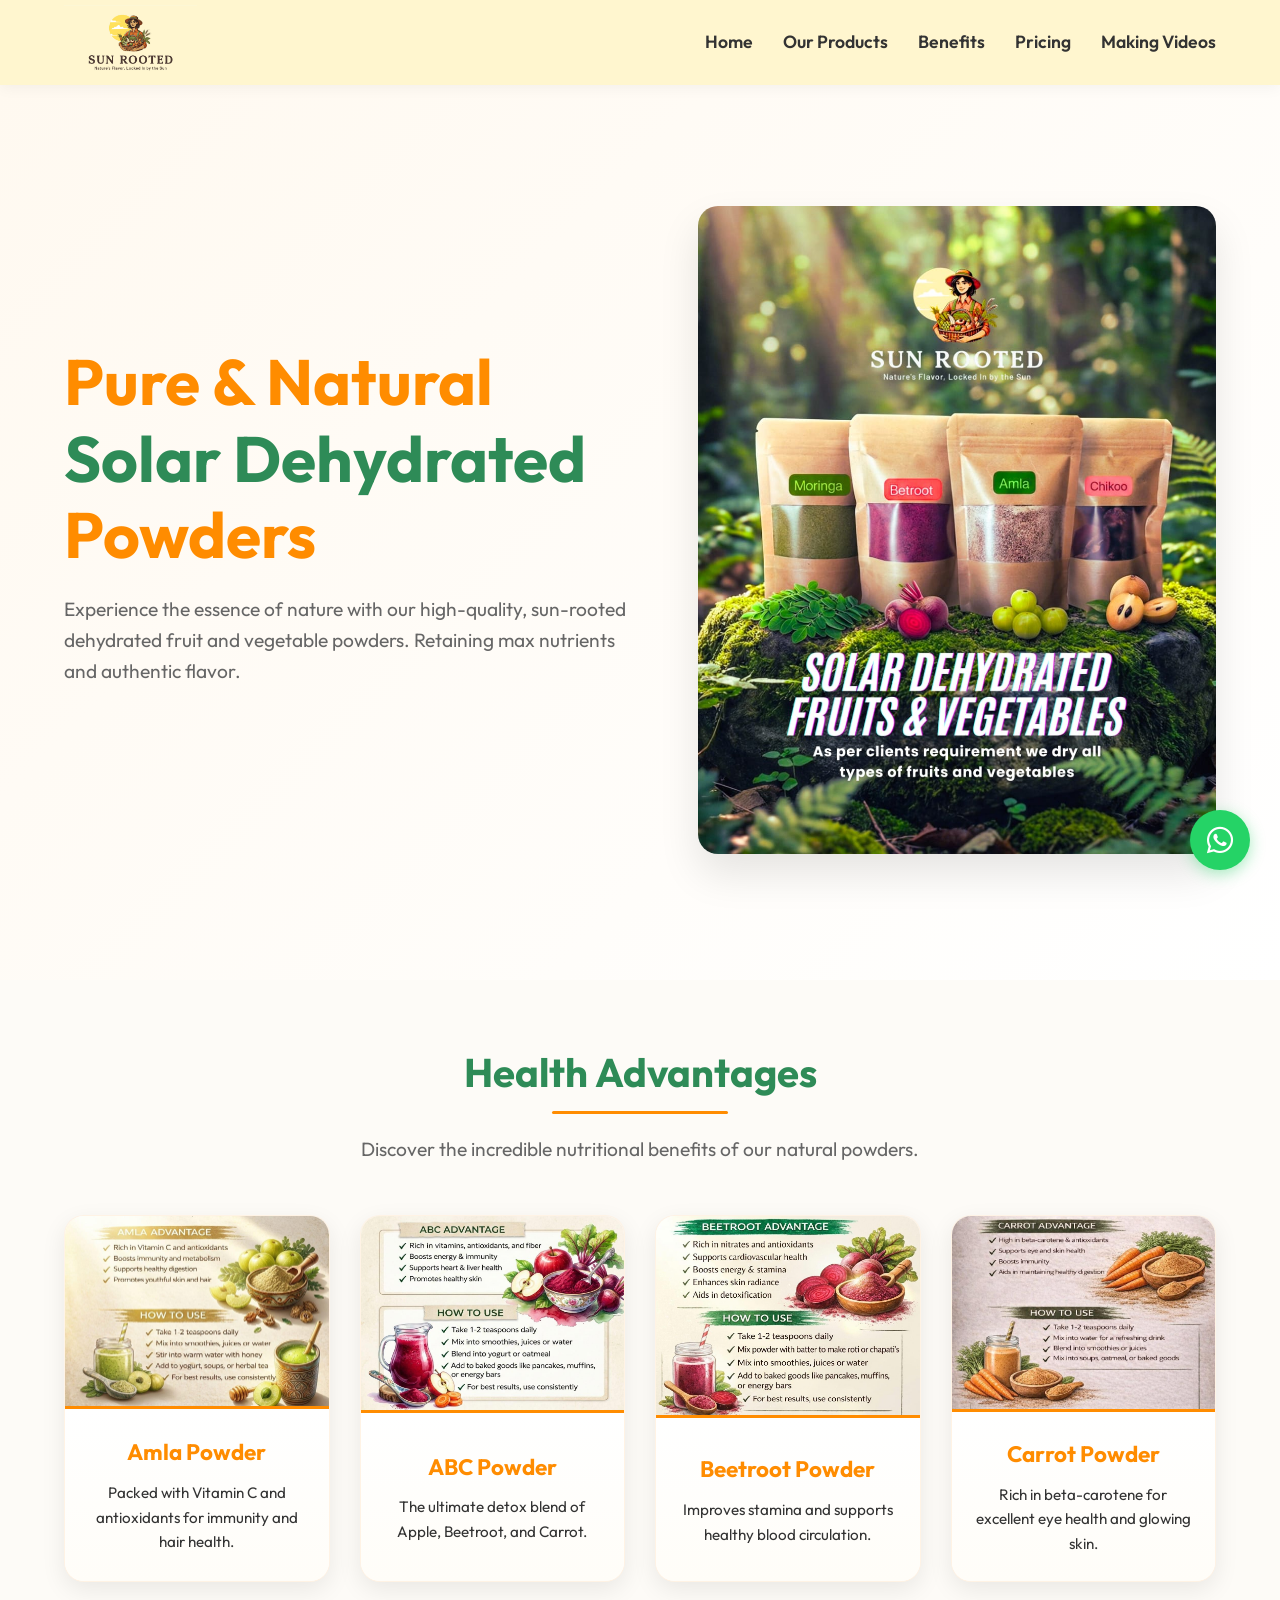
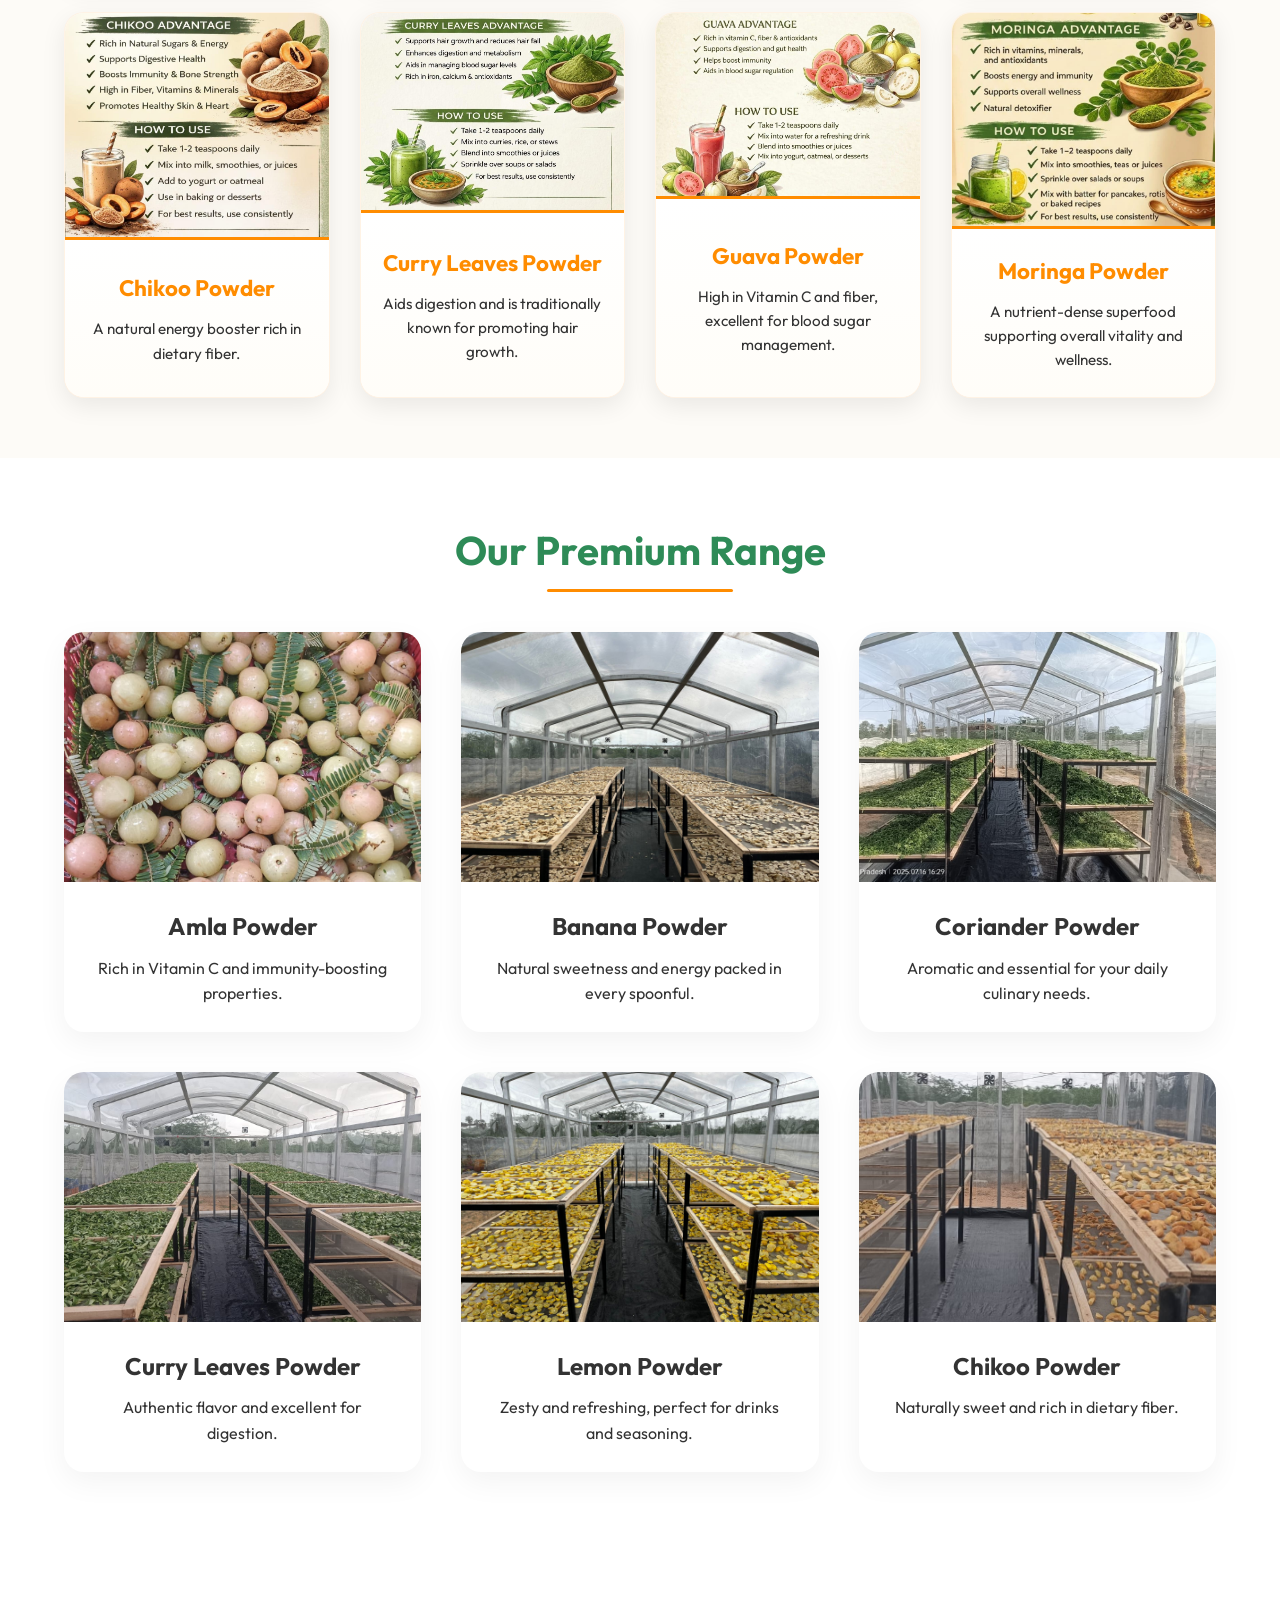
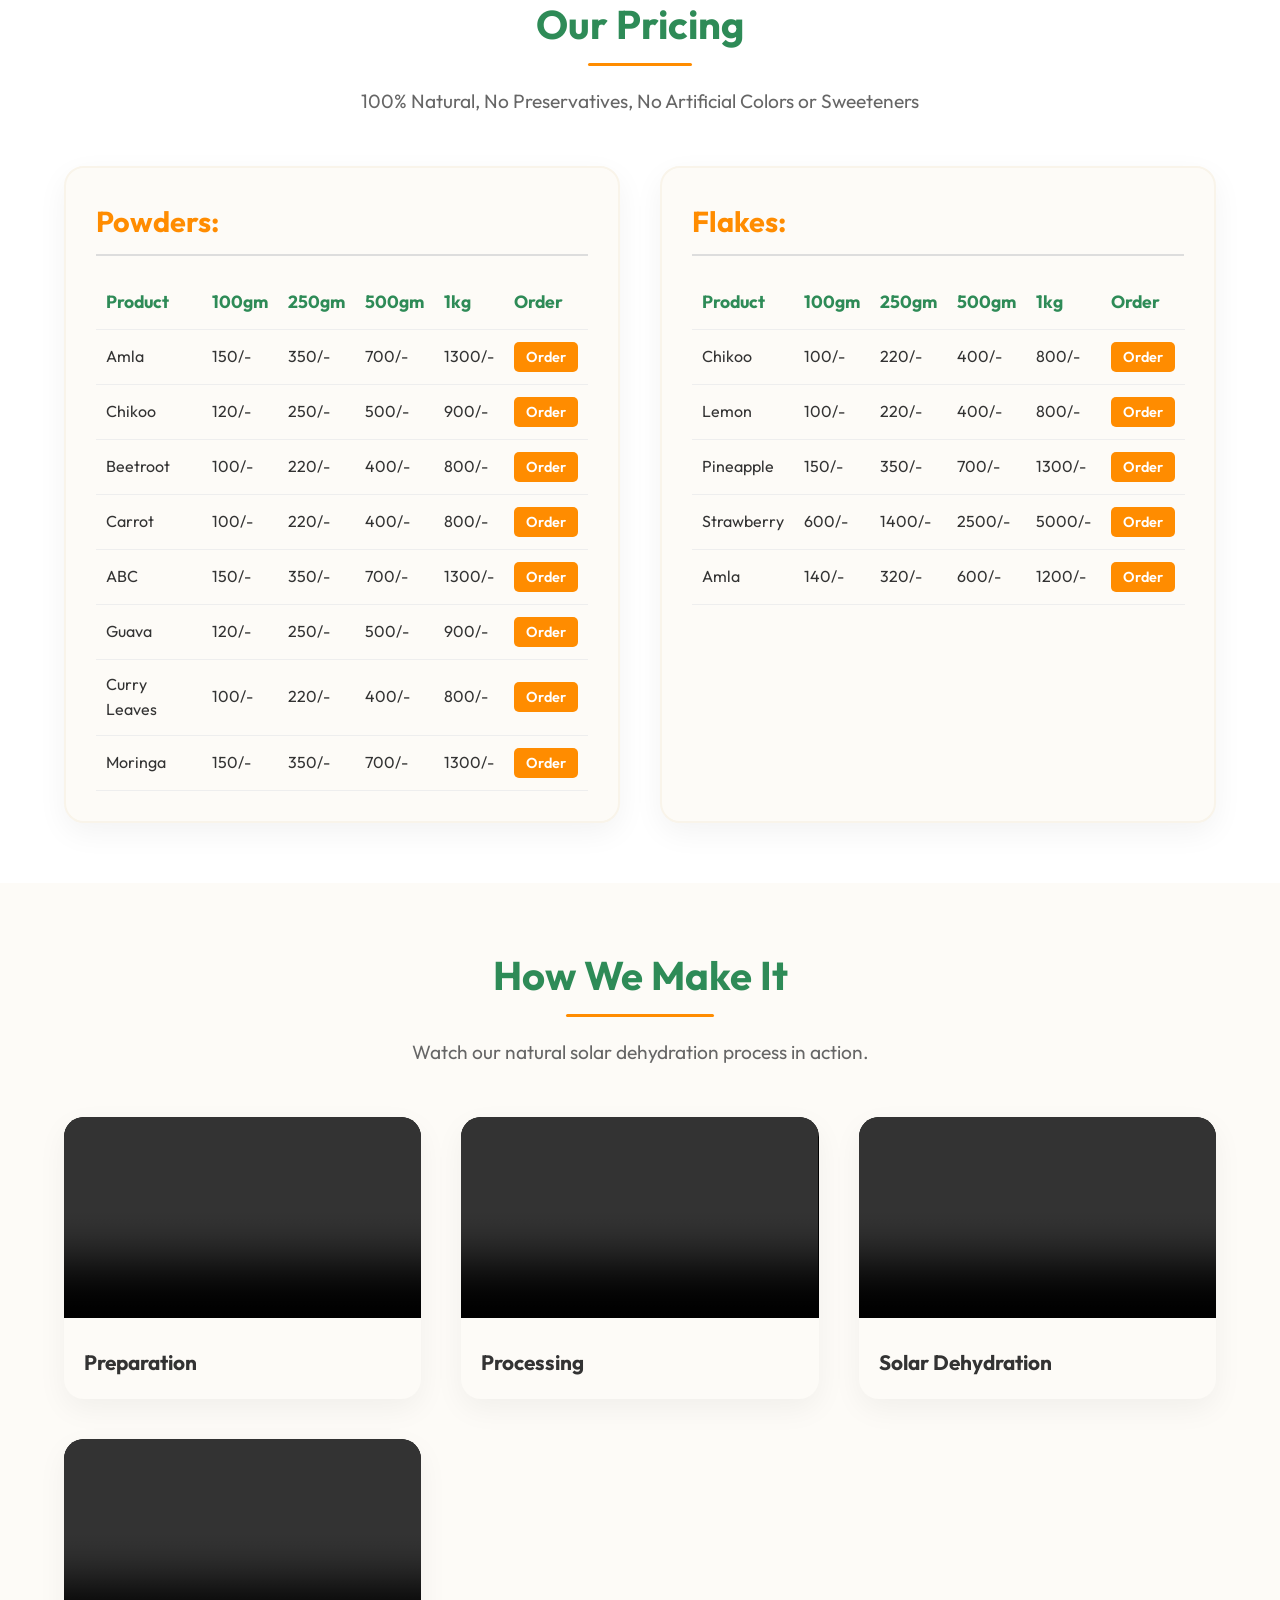
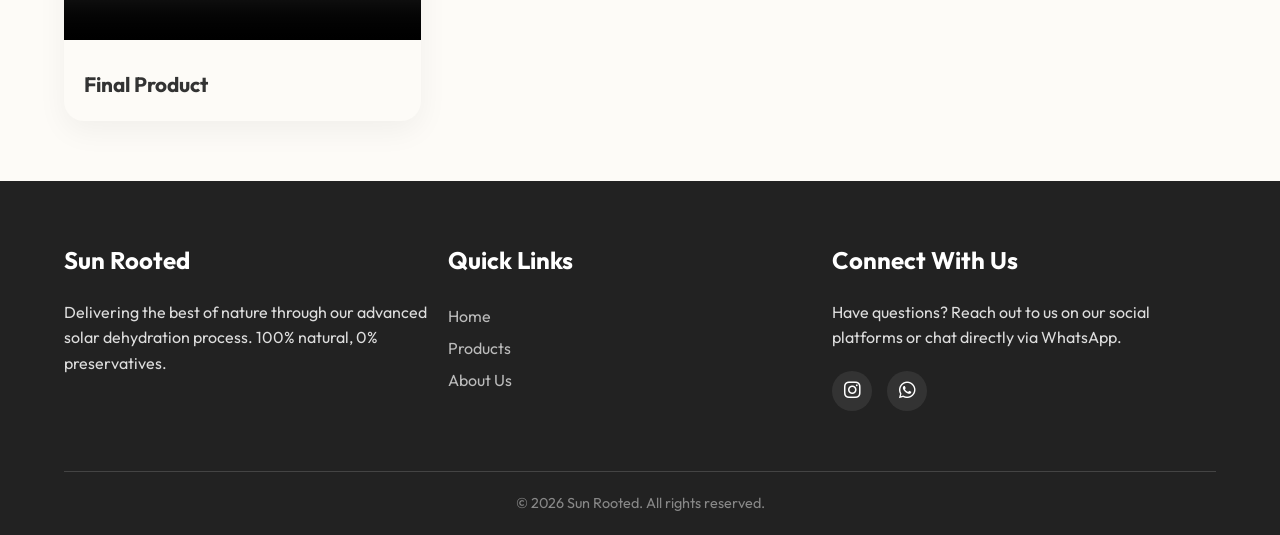
<file: index.html>
<!DOCTYPE html>
<html lang="en">

<head>
    <meta charset="UTF-8">
    <meta name="viewport" content="width=device-width, initial-scale=1.0">
    <title>Sun Rooted - Solar Dehydrated Products</title>
    <!-- Font Awesome for Icons -->
    <link rel="stylesheet" href="https://cdnjs.cloudflare.com/ajax/libs/font-awesome/6.4.0/css/all.min.css">
    <!-- Custom CSS -->
    <link rel="stylesheet" href="styles.css">
    <link rel="icon" type="image/png" href="soloarLogo.png">
</head>

<body>

    <!-- Header / Navbar -->
    <header>
        <nav class="navbar">
            <div class="logo-container">
                <!-- Embedding the PDF logo. For production, converting this to PNG/SVG is recommended. -->
                <img src="sun.jpg">
            </div>
            <div class="menu-toggle">
                <i class="fas fa-bars"></i>
            </div>
            <ul class="nav-links">
                <li><a href="#home">Home</a></li>
                <li><a href="#products">Our Products</a></li>
                <li><a href="#advantages">Benefits</a></li>
                <!-- <li><a href="#about">About Us</a></li> -->
                <li><a href="#pricing">Pricing</a></li>
                <li><a href="#videos">Making Videos</a></li>
            </ul>
        </nav>
    </header>

    <!-- Hero Section -->
    <section id="home" class="hero">
        <div class="hero-content">
            <h1>Pure & Natural <span>Solar Dehydrated</span> Powders</h1>
            <p>Experience the essence of nature with our high-quality, sun-rooted dehydrated fruit and vegetable
                powders. Retaining max nutrients and authentic flavor.</p>
            <!-- <a href="#products" class="btn btn-primary">Explore Products</a> -->
        </div>
        <div class="hero-image">
            <img src="Sun Rooted _ Marketing image_Powder.jpg" alt="Sun Rooted Powders">
        </div>
    </section>
       <!-- Product Advantages Section -->
    <section id="advantages" class="advantages-section">
        <h2>Health Advantages</h2>
        <p>Discover the incredible nutritional benefits of our natural powders.</p>
        <div class="advantages-grid">
            <div class="advantage-card">
                <img src="Amla_advantage.jpg" alt="Amla Powder Advantages">
                <div class="advantage-info">
                    <h3>Amla Powder</h3>
                    <p>Packed with Vitamin C and antioxidants for immunity and hair health.</p>
                </div>
            </div>
            <div class="advantage-card">
                <img src="ABC_Advantage.jpg" alt="ABC Powder Advantages">
                <div class="advantage-info">
                    <h3>ABC Powder</h3>
                    <p>The ultimate detox blend of Apple, Beetroot, and Carrot.</p>
                </div>
            </div>
            <div class="advantage-card">
                <img src="Beetroot_Advantage.jpg" alt="Beetroot Powder Advantages">
                <div class="advantage-info">
                    <h3>Beetroot Powder</h3>
                    <p>Improves stamina and supports healthy blood circulation.</p>
                </div>
            </div>
            <div class="advantage-card">
                <img src="carrot_advantage.jpg" alt="Carrot Powder Advantages">
                <div class="advantage-info">
                    <h3>Carrot Powder</h3>
                    <p>Rich in beta-carotene for excellent eye health and glowing skin.</p>
                </div>
            </div>
            <div class="advantage-card">
                <img src="chiko_advantage.jpg" alt="Chikoo Powder Advantages">
                <div class="advantage-info">
                    <h3>Chikoo Powder</h3>
                    <p>A natural energy booster rich in dietary fiber.</p>
                </div>
            </div>
            <div class="advantage-card">
                <img src="Curry_leaves_advantage.jpg" alt="Curry Leaves Powder Advantages">
                <div class="advantage-info">
                    <h3>Curry Leaves Powder</h3>
                    <p>Aids digestion and is traditionally known for promoting hair growth.</p>
                </div>
            </div>
            <div class="advantage-card">
                <img src="Guava_advantage.jpg" alt="Guava Powder Advantages">
                <div class="advantage-info">
                    <h3>Guava Powder</h3>
                    <p>High in Vitamin C and fiber, excellent for blood sugar management.</p>
                </div>
            </div>
            <div class="advantage-card">
                <img src="moginga_advantages.jpg" alt="Moringa Powder Advantages">
                <div class="advantage-info">
                    <h3>Moringa Powder</h3>
                    <p>A nutrient-dense superfood supporting overall vitality and wellness.</p>
                </div>
            </div>
        </div>
    </section>

    <!-- Products Gallery -->
    <section id="products" class="products">
        <h2>Our Premium Range</h2>
        <div class="product-grid">
            <div class="product-card">
                <div class="product-img"><img src="Amla.jpeg" alt="Amla Powder"></div>
                <div class="product-info">
                    <h3>Amla Powder</h3>
                    <p>Rich in Vitamin C and immunity-boosting properties.</p>
                </div>
            </div>
            <div class="product-card">
                <div class="product-img"><img src="Banana1.jpg" alt="Banana Powder"></div>
                <div class="product-info">
                    <h3>Banana Powder</h3>
                    <p>Natural sweetness and energy packed in every spoonful.</p>
                </div>
            </div>
            <div class="product-card">
                <div class="product-img"><img src="Corriander1.jpeg" alt="Coriander Powder"></div>
                <div class="product-info">
                    <h3>Coriander Powder</h3>
                    <p>Aromatic and essential for your daily culinary needs.</p>
                </div>
            </div>
            <div class="product-card">
                <div class="product-img"><img src="Curryleaves1.jpeg" alt="Curry Leaves Powder"></div>
                <div class="product-info">
                    <h3>Curry Leaves Powder</h3>
                    <p>Authentic flavor and excellent for digestion.</p>
                </div>
            </div>
            <div class="product-card">
                <div class="product-img"><img src="lemon1.jpeg" alt="Lemon Powder"></div>
                <div class="product-info">
                    <h3>Lemon Powder</h3>
                    <p>Zesty and refreshing, perfect for drinks and seasoning.</p>
                </div>
            </div>
            <div class="product-card">
                <div class="product-img"><img src="sapota1.jpeg" alt="Chikoo Powder"></div>
                <div class="product-info">
                    <h3>Chikoo Powder</h3>
                    <p>Naturally sweet and rich in dietary fiber.</p>
                </div>
            </div>


        </div>
    </section>

 

    <!-- Pricing Section -->
    <section id="pricing" class="pricing-section">
        <h2>Our Pricing</h2>
        <p>100% Natural, No Preservatives, No Artificial Colors or Sweeteners</p>

        <div class="pricing-container">
            <!-- Powders Table -->
            <div class="pricing-table">
                <h3>Powders:</h3>
                <table>
                    <thead>
                        <tr>
                            <th>Product</th>
                            <th>100gm</th>
                            <th>250gm</th>
                            <th>500gm</th>
                            <th>1kg</th>
                            <th>Order</th>
                        </tr>
                    </thead>
                    <tbody>
                        <tr>
                            <td>Amla</td>
                            <td>150/-</td>
                            <td>350/-</td>
                            <td>700/-</td>
                            <td>1300/-</td>
                            <td><button class="btn-order" data-product="Amla Powder">Order</button></td>
                        </tr>
                        <tr>
                            <td>Chikoo</td>
                            <td>120/-</td>
                            <td>250/-</td>
                            <td>500/-</td>
                            <td>900/-</td>
                            <td><button class="btn-order" data-product="Chikoo Powder">Order</button></td>
                        </tr>
                        <tr>
                            <td>Beetroot</td>
                            <td>100/-</td>
                            <td>220/-</td>
                            <td>400/-</td>
                            <td>800/-</td>
                            <td><button class="btn-order" data-product="Beetroot Powder">Order</button></td>
                        </tr>
                        <tr>
                            <td>Carrot</td>
                            <td>100/-</td>
                            <td>220/-</td>
                            <td>400/-</td>
                            <td>800/-</td>
                            <td><button class="btn-order" data-product="Carrot Powder">Order</button></td>
                        </tr>
                        <tr>
                            <td>ABC</td>
                            <td>150/-</td>
                            <td>350/-</td>
                            <td>700/-</td>
                            <td>1300/-</td>
                            <td><button class="btn-order" data-product="ABC Powder">Order</button></td>
                        </tr>
                        <tr>
                            <td>Guava</td>
                            <td>120/-</td>
                            <td>250/-</td>
                            <td>500/-</td>
                            <td>900/-</td>
                            <td><button class="btn-order" data-product="Guava Powder">Order</button></td>
                        </tr>
                        <tr>
                            <td>Curry Leaves</td>
                            <td>100/-</td>
                            <td>220/-</td>
                            <td>400/-</td>
                            <td>800/-</td>
                            <td><button class="btn-order" data-product="Curry Leaves Powder">Order</button></td>
                        </tr>
                        <tr>
                            <td>Moringa</td>
                            <td>150/-</td>
                            <td>350/-</td>
                            <td>700/-</td>
                            <td>1300/-</td>
                            <td><button class="btn-order" data-product="Moringa Powder">Order</button></td>
                        </tr>
                    </tbody>
                </table>
            </div>

            <!-- Flakes Table -->
            <div class="pricing-table">
                <h3>Flakes:</h3>
                <table>
                    <thead>
                        <tr>
                            <th>Product</th>
                            <th>100gm</th>
                            <th>250gm</th>
                            <th>500gm</th>
                            <th>1kg</th>
                            <th>Order</th>
                        </tr>
                    </thead>
                    <tbody>
                        <tr>
                            <td>Chikoo</td>
                            <td>100/-</td>
                            <td>220/-</td>
                            <td>400/-</td>
                            <td>800/-</td>
                            <td><button class="btn-order" data-product="Chikoo Flakes">Order</button></td>
                        </tr>
                        <tr>
                            <td>Lemon</td>
                            <td>100/-</td>
                            <td>220/-</td>
                            <td>400/-</td>
                            <td>800/-</td>
                            <td><button class="btn-order" data-product="Lemon Flakes">Order</button></td>
                        </tr>
                        <tr>
                            <td>Pineapple</td>
                            <td>150/-</td>
                            <td>350/-</td>
                            <td>700/-</td>
                            <td>1300/-</td>
                            <td><button class="btn-order" data-product="Pineapple Flakes">Order</button></td>
                        </tr>
                        <tr>
                            <td>Strawberry</td>
                            <td>600/-</td>
                            <td>1400/-</td>
                            <td>2500/-</td>
                            <td>5000/-</td>
                            <td><button class="btn-order" data-product="Strawberry Flakes">Order</button></td>
                        </tr>
                        <tr>
                            <td>Amla</td>
                            <td>140/-</td>
                            <td>320/-</td>
                            <td>600/-</td>
                            <td>1200/-</td>
                            <td><button class="btn-order" data-product="Amla Flakes">Order</button></td>
                        </tr>
                    </tbody>
                </table>
            </div>
        </div>
    </section>

    <!-- Videos Section -->
    <section id="videos" class="videos-page">
        <h2>How We Make It</h2>
        <p>Watch our natural solar dehydration process in action.</p>

        <div class="video-grid">
            <!-- Video 1 -->
            <div class="video-card">
                <video controls>
                    <source src="makingVideo1.mp4" type="video/mp4">
                    Your browser does not support the video tag.
                </video>
                <div class="video-info">
                    <h3>Preparation</h3>
                </div>
            </div>
            <!-- Video 2 -->
            <div class="video-card">
                <video controls>
                    <source src="makingVideo2.mp4" type="video/mp4">
                    Your browser does not support the video tag.
                </video>
                <div class="video-info">
                    <h3>Processing</h3>
                </div>
            </div>
            <!-- Video 3 -->
            <div class="video-card">
                <video controls>
                    <source src="makingVideo3.mp4" type="video/mp4">
                    Your browser does not support the video tag.
                </video>
                <div class="video-info">
                    <h3>Solar Dehydration</h3>
                </div>
            </div>
            <!-- Video 4 -->
            <div class="video-card">
                <video controls>
                    <source src="makingVideo4.mp4" type="video/mp4">
                    Your browser does not support the video tag.
                </video>
                <div class="video-info">
                    <h3>Final Product</h3>
                </div>
            </div>
        </div>
    </section>

    <!-- Footer -->
    <footer id="contact">
        <div class="footer-content">
            <div class="footer-section">
                <h3>Sun Rooted</h3>
                <p>Delivering the best of nature through our advanced solar dehydration process. 100% natural, 0%
                    preservatives.</p>
            </div>
            <div class="footer-section">
                <h3>Quick Links</h3>
                <ul style="list-style: none; margin-top: 10px; line-height: 2;">
                    <li><a href="#home" style="color: #bbb; text-decoration: none;">Home</a></li>
                    <li><a href="#products" style="color: #bbb; text-decoration: none;">Products</a></li>
                    <li><a href="#about" style="color: #bbb; text-decoration: none;">About Us</a></li>
                </ul>
            </div>
            <div class="footer-section">
                <h3>Connect With Us</h3>
                <p>Have questions? Reach out to us on our social platforms or chat directly via WhatsApp.</p>
                <div class="social-icons">
                    <!-- <a href="#"><i class="fab fa-facebook-f"></i></a> -->
                    <a href="https://www.instagram.com/sunroots_cafe/"><i class="fab fa-instagram"></i></a>
                    <!-- <a href="#"><i class="fab fa-twitter"></i></a> -->
                    <!-- WhatsApp Link to user's number -->
                    <a href="https://wa.me/+916300338664" target="_blank" class="whatsapp"><i
                            class="fab fa-whatsapp"></i></a>
                </div>
            </div>
        </div>
        <div class="footer-bottom">
            <p>&copy; 2026 Sun Rooted. All rights reserved.</p>
        </div>
    </footer>

    <!-- Floating WhatsApp Button -->
    <a href="https://wa.me/+916300338664" target="_blank" class="floating-wa" title="Chat with us on WhatsApp">
        <i class="fab fa-whatsapp"></i>
    </a>

    <!-- Order Modal -->
    <div id="orderModal" class="order-modal-overlay">
        <div class="order-modal-content">
            <span class="close-order-modal">&times;</span>
            <h3 id="orderModalTitle">Order Product</h3>
            <div class="order-form">
                <label for="orderGrams">How many grams do you want to order?</label>
                <input type="number" id="orderGrams" placeholder="e.g. 250" min="10" required>
                <small>Enter the quantity in grams (e.g., 100, 250, 500, 1000)</small>
                <button id="submitOrderBtn" class="submit-order-btn">
                    <i class="fab fa-whatsapp"></i> Order via WhatsApp
                </button>
            </div>
        </div>
    </div>

    <script src="script.js"></script>
</body>

</html>
</file>
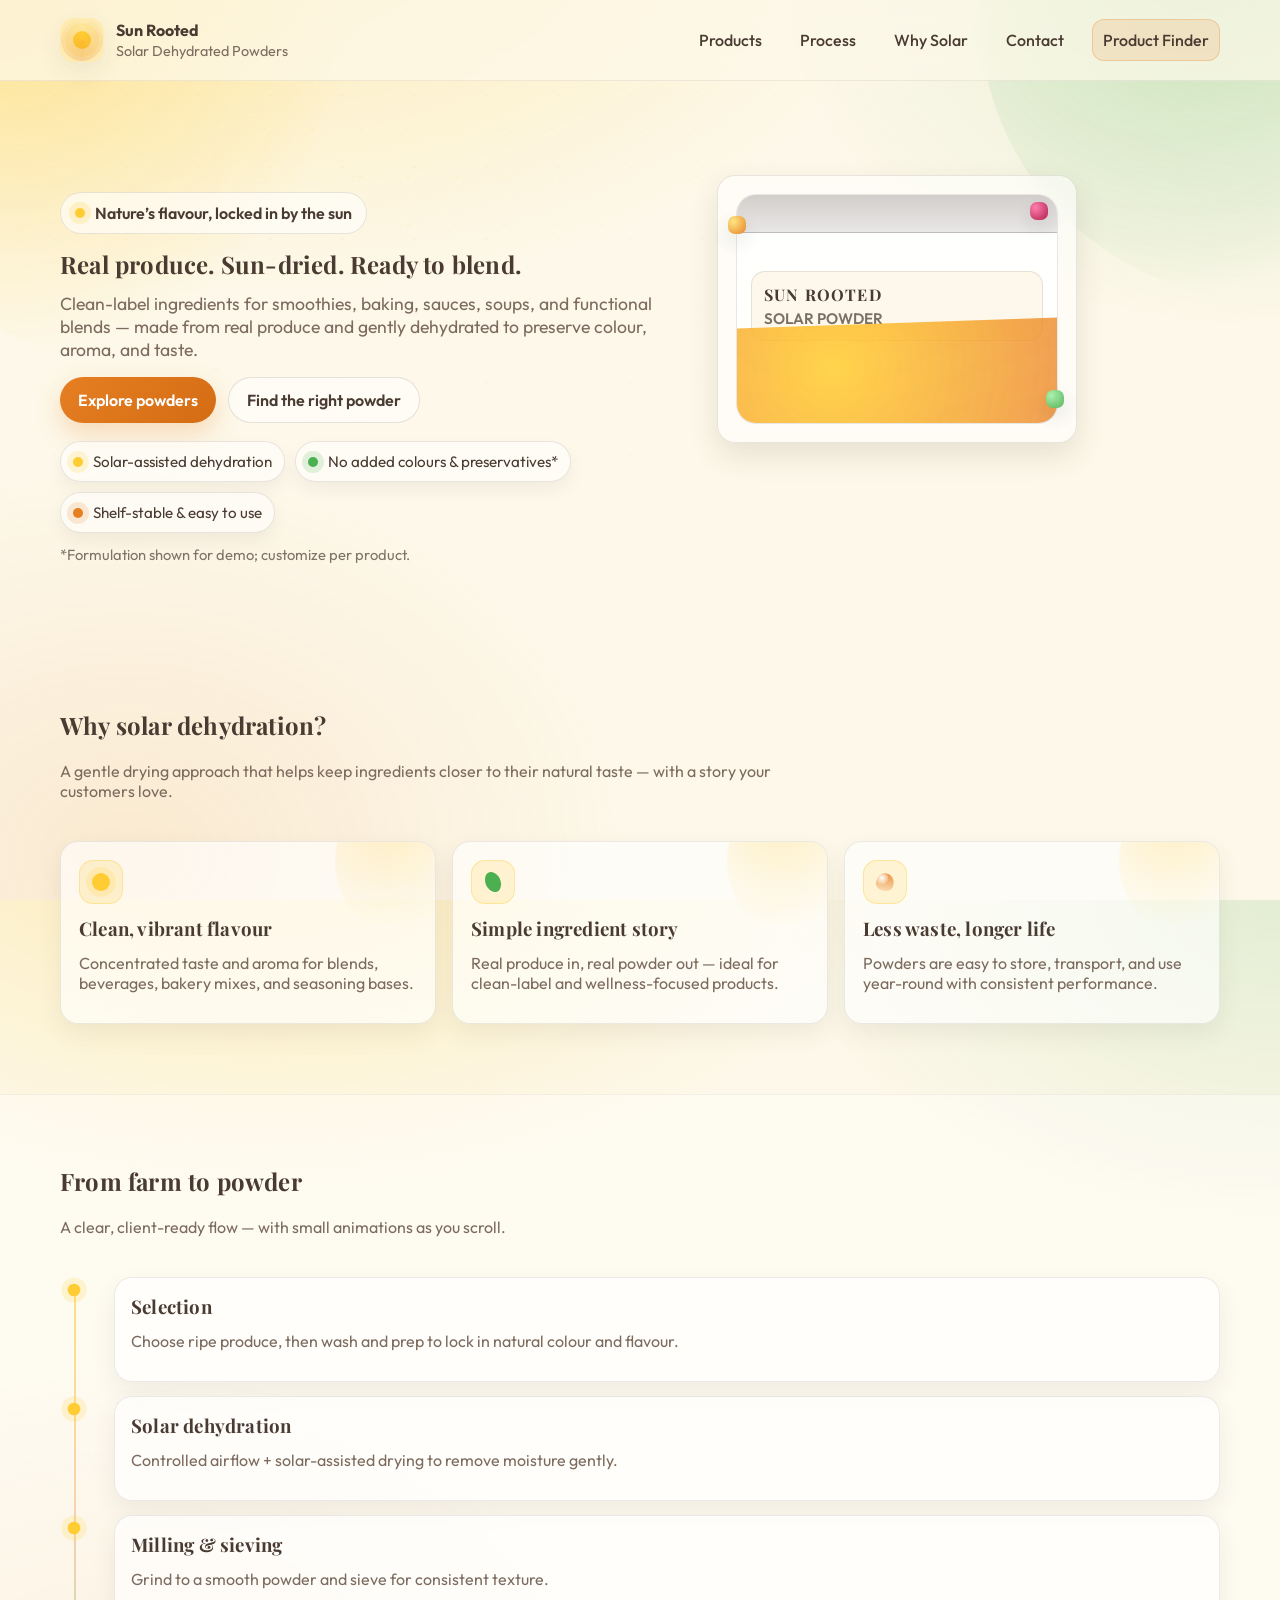
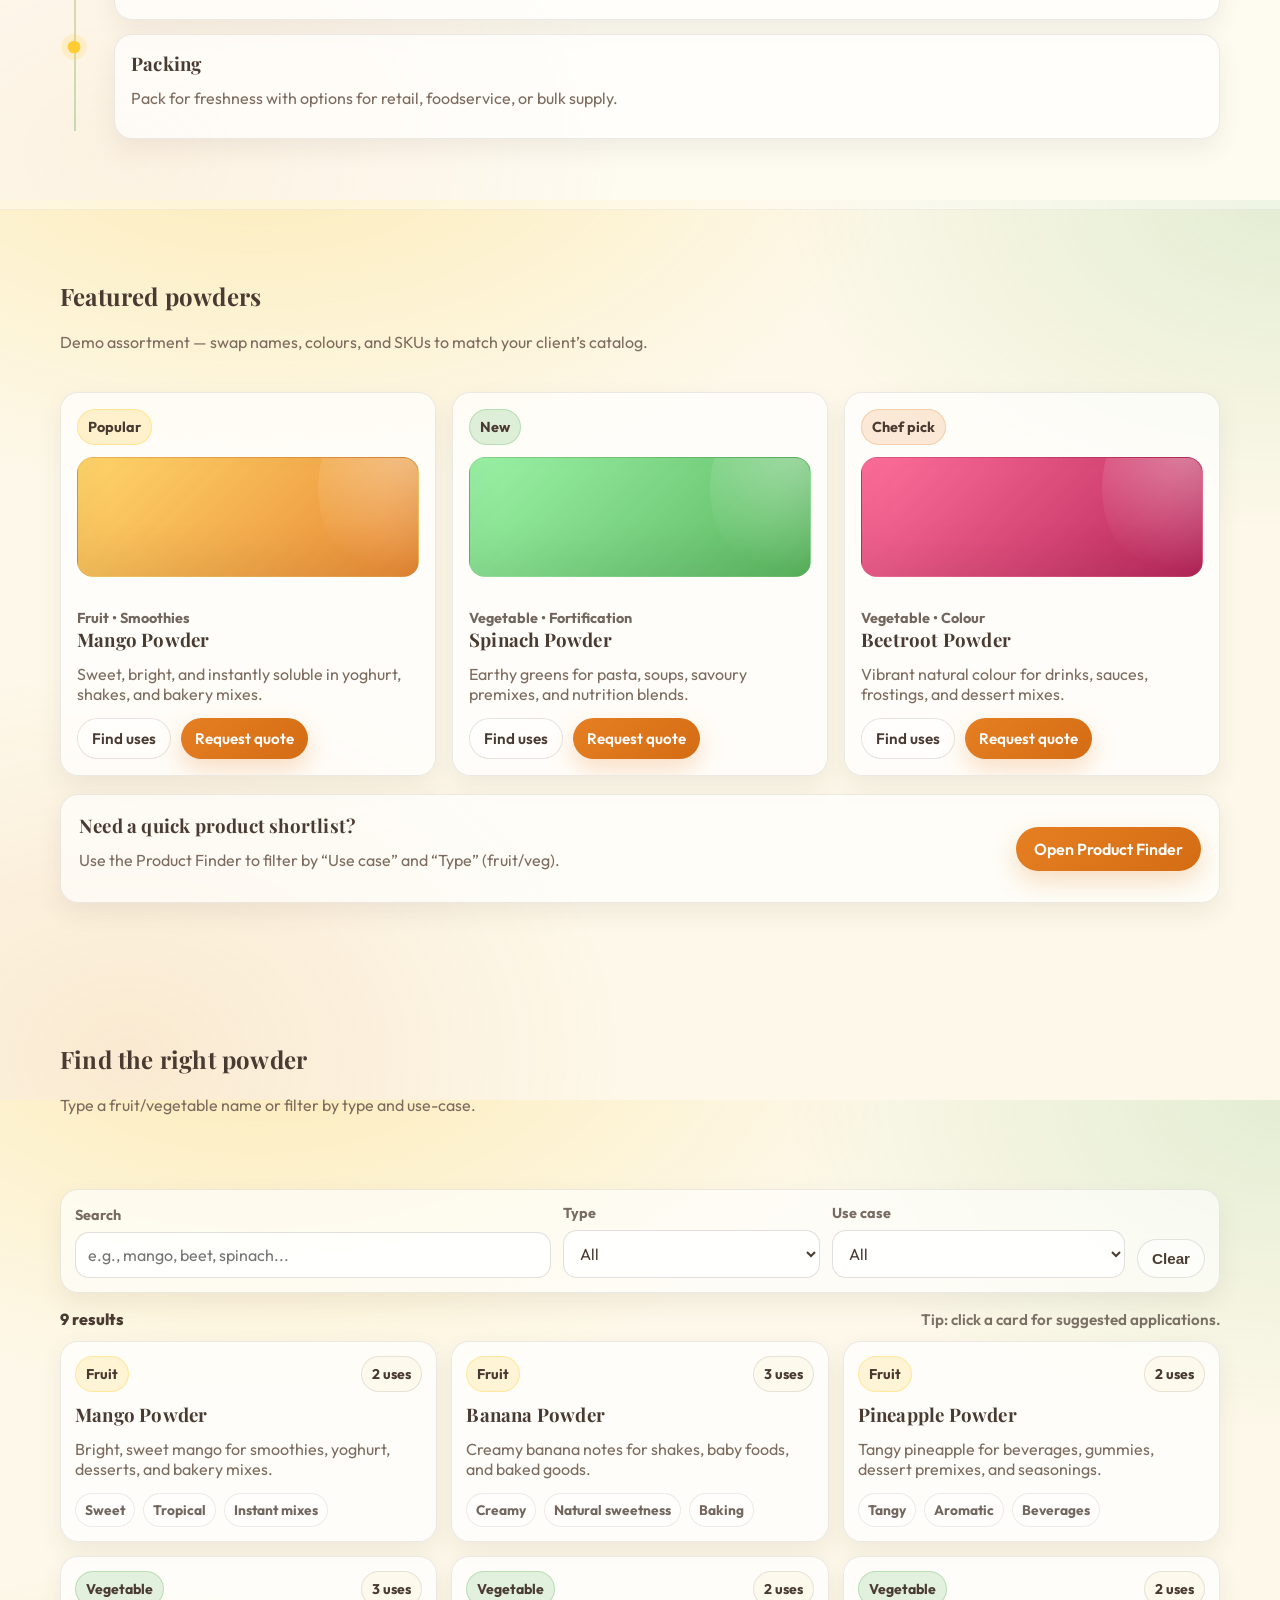
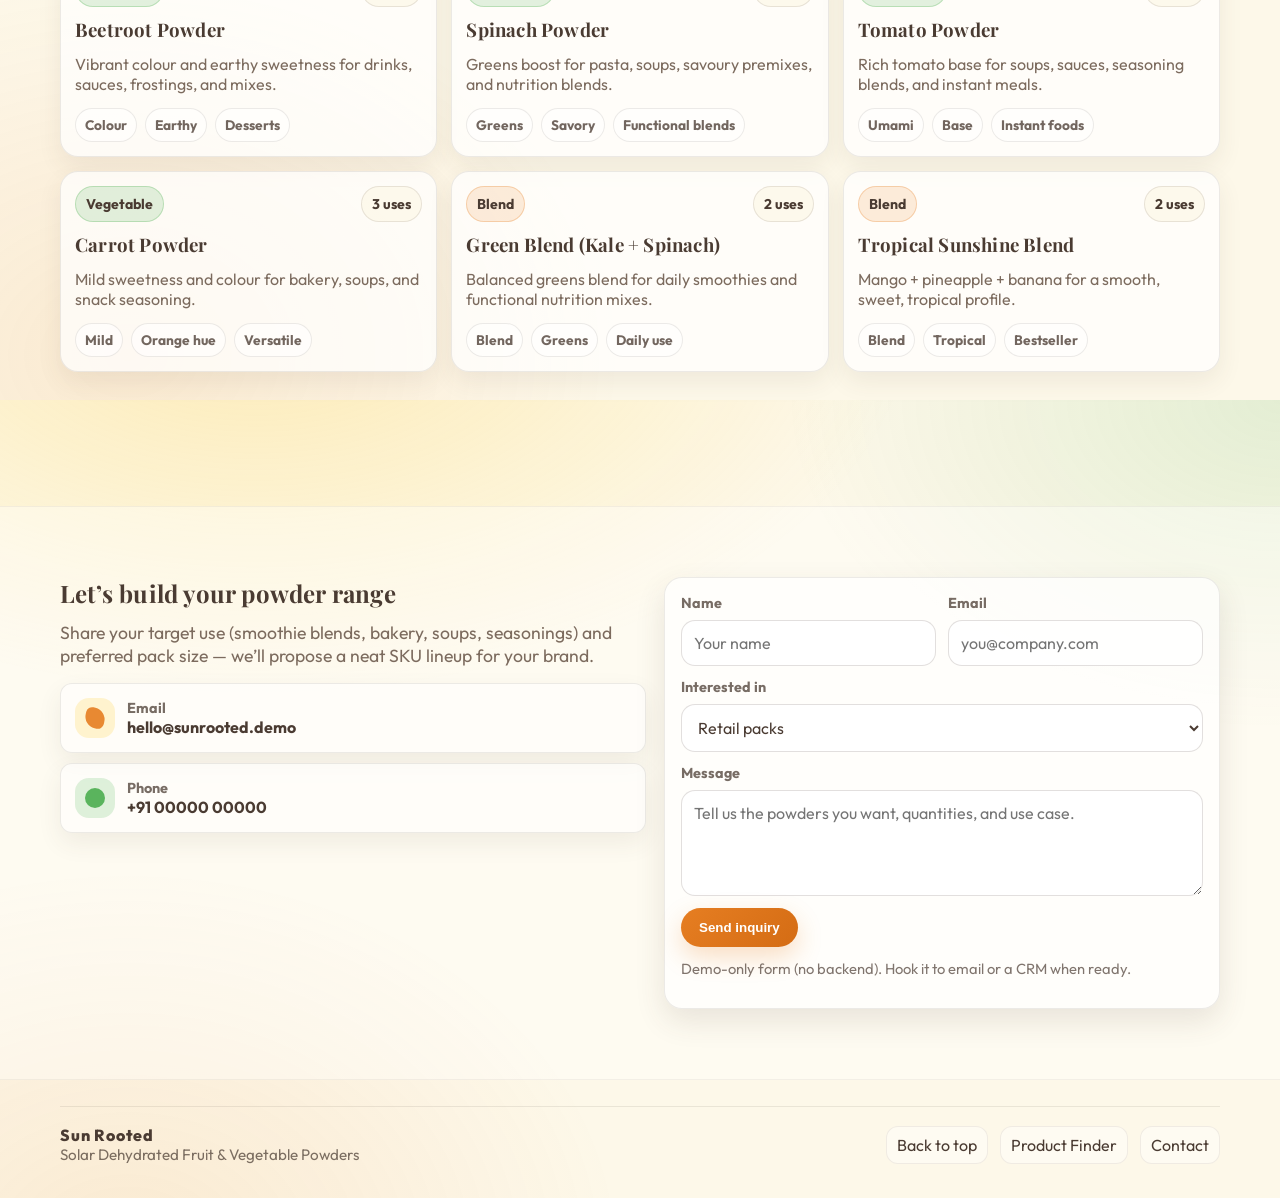
<file: solor2.html>
<!doctype html>
<html lang="en">
  <head>
    <meta charset="UTF-8" />
    <meta name="viewport" content="width=device-width, initial-scale=1.0" />
    <title>Sun Rooted — Solar Dehydrated Fruit & Veg Powders</title>
    <meta
      name="description"
      content="Solar dehydrated fruit and vegetable powders for smoothies, baking, and cooking. Clean, vibrant, shelf-stable nutrition."
    />
    <link rel="preconnect" href="https://fonts.googleapis.com" />
    <link rel="preconnect" href="https://fonts.gstatic.com" crossorigin />
    <link
      href="https://fonts.googleapis.com/css2?family=Outfit:wght@300;400;500;600&family=Playfair+Display:wght@600;700&display=swap"
      rel="stylesheet"
    />
    <style>
:root {
  --bg: #fdf8e9;
  --card: rgba(255, 255, 255, 0.85);
  --text: #4a3b32;
  --muted: #7c6b5e;
  --yellow: #ffcc33;
  --orange: #e67e22;
  --green: #4caf50;
  --shadow: 0 12px 30px rgba(74, 59, 50, 0.12);
  --shadow-soft: 0 10px 25px rgba(74, 59, 50, 0.08);
  --radius: 18px;
  --radius-sm: 12px;
  --ring: 0 0 0 4px rgba(230, 126, 34, 0.18);
}

* {
  box-sizing: border-box;
}

html,
body {
  height: 100%;
}

body {
  margin: 0;
  font-family: "Outfit", system-ui, -apple-system, Segoe UI, Roboto, Arial, sans-serif;
  color: var(--text);
  background: radial-gradient(1200px 700px at 20% -10%, rgba(255, 204, 51, 0.28), transparent 55%),
    radial-gradient(900px 600px at 100% 0%, rgba(76, 175, 80, 0.14), transparent 55%),
    radial-gradient(900px 700px at 10% 95%, rgba(230, 126, 34, 0.12), transparent 55%), var(--bg);
  overflow-x: hidden;
}

h1,
h2,
h3 {
  font-family: "Playfair Display", ui-serif, Georgia, "Times New Roman", Times, serif;
  margin: 0 0 12px;
  letter-spacing: 0.2px;
}

p {
  margin: 0 0 14px;
  color: var(--muted);
}

a {
  color: inherit;
  text-decoration: none;
}

img {
  max-width: 100%;
  height: auto;
  display: block;
}

.container {
  width: min(1160px, calc(100% - 40px));
  margin: 0 auto;
}

.sr-only {
  position: absolute;
  width: 1px;
  height: 1px;
  padding: 0;
  margin: -1px;
  overflow: hidden;
  clip: rect(0, 0, 0, 0);
  white-space: nowrap;
  border: 0;
}

.skip-link {
  position: absolute;
  left: -999px;
  top: 12px;
  background: #111;
  color: #fff;
  padding: 10px 12px;
  border-radius: 10px;
  z-index: 2000;
}

.skip-link:focus {
  left: 12px;
}

/* Header */
.site-header {
  position: sticky;
  top: 0;
  z-index: 1000;
  background: rgba(253, 248, 233, 0.72);
  backdrop-filter: blur(12px);
  border-bottom: 1px solid rgba(74, 59, 50, 0.08);
  transition: box-shadow 200ms ease, background 200ms ease;
}

.site-header[data-scrolled="1"] {
  box-shadow: 0 8px 30px rgba(0, 0, 0, 0.08);
  background: rgba(253, 248, 233, 0.92);
}

.scroll-progress {
  position: absolute;
  left: 0;
  right: 0;
  top: 0;
  height: 3px;
  background: linear-gradient(90deg, var(--orange), var(--yellow), var(--green));
  transform: scaleX(var(--scroll, 0));
  transform-origin: 0 50%;
  opacity: 0;
  transition: opacity 200ms ease;
}

.site-header[data-scrolled="1"] .scroll-progress {
  opacity: 0.9;
}

.site-header--compact .header-inner {
  padding: 14px 0;
}

.header-inner {
  display: flex;
  align-items: center;
  justify-content: space-between;
  padding: 18px 0;
  gap: 16px;
}

.brand {
  display: flex;
  align-items: center;
  gap: 12px;
  min-width: 220px;
}

.brand-name {
  display: block;
  font-weight: 700;
  color: var(--text);
}

.brand-sub {
  display: block;
  font-size: 0.9rem;
  color: var(--muted);
  margin-top: 2px;
}

.brand-mark {
  width: 44px;
  height: 44px;
  border-radius: 14px;
  display: grid;
  place-items: center;
  background: rgba(255, 204, 51, 0.22);
  box-shadow: var(--shadow-soft);
  position: relative;
  overflow: hidden;
}

.sun {
  width: 18px;
  height: 18px;
  border-radius: 50%;
  background: var(--yellow);
  box-shadow: 0 0 0 8px rgba(255, 204, 51, 0.18);
  position: relative;
  animation: sunPulse 3.2s ease-in-out infinite;
}

.sun::before {
  content: "";
  position: absolute;
  inset: -12px;
  border-radius: 50%;
  background: conic-gradient(from 0deg, rgba(230, 126, 34, 0.0), rgba(230, 126, 34, 0.26), rgba(76, 175, 80, 0.0));
  filter: blur(0.3px);
  animation: sunSpin 7s linear infinite;
  opacity: 0.9;
}

@keyframes sunSpin {
  to {
    transform: rotate(360deg);
  }
}

@keyframes sunPulse {
  0%,
  100% {
    transform: translateY(0);
    box-shadow: 0 0 0 8px rgba(255, 204, 51, 0.18);
  }
  50% {
    transform: translateY(-1px);
    box-shadow: 0 0 0 10px rgba(255, 204, 51, 0.22);
  }
}

.site-nav {
  display: flex;
  align-items: center;
  gap: 18px;
}

.site-nav a {
  padding: 10px 10px;
  border-radius: 12px;
  color: var(--text);
  font-weight: 500;
  transition: transform 160ms ease, background 160ms ease;
}

.site-nav a:hover {
  background: rgba(74, 59, 50, 0.06);
  transform: translateY(-1px);
}

.nav-cta {
  background: rgba(230, 126, 34, 0.14);
  border: 1px solid rgba(230, 126, 34, 0.28);
}

.nav-toggle {
  display: none;
  border: 0;
  background: rgba(74, 59, 50, 0.06);
  border-radius: 12px;
  padding: 10px 12px;
}

.nav-toggle-lines {
  display: block;
  width: 22px;
  height: 14px;
  position: relative;
}

.nav-toggle-lines::before,
.nav-toggle-lines::after,
.nav-toggle-lines {
  background: transparent;
}

.nav-toggle-lines::before,
.nav-toggle-lines::after {
  content: "";
  position: absolute;
  left: 0;
  right: 0;
  height: 2px;
  background: var(--text);
  border-radius: 999px;
  transition: transform 180ms ease, top 180ms ease, bottom 180ms ease;
}

.nav-toggle-lines::before {
  top: 2px;
}

.nav-toggle-lines::after {
  bottom: 2px;
}

.nav-toggle[data-open="1"] .nav-toggle-lines::before {
  top: 6px;
  transform: rotate(45deg);
}

.nav-toggle[data-open="1"] .nav-toggle-lines::after {
  bottom: 6px;
  transform: rotate(-45deg);
}

/* Buttons */
.btn {
  display: inline-flex;
  align-items: center;
  justify-content: center;
  gap: 10px;
  border: 0;
  cursor: pointer;
  border-radius: 999px;
  padding: 12px 18px;
  font-weight: 600;
  transition: transform 160ms ease, box-shadow 160ms ease, background 160ms ease, border-color 160ms ease;
  user-select: none;
}

.btn:focus-visible {
  outline: none;
  box-shadow: var(--ring);
}

.btn-primary {
  background: linear-gradient(135deg, var(--orange), #d46c14);
  color: #fff;
  box-shadow: 0 10px 25px rgba(230, 126, 34, 0.25);
}

.btn-primary:hover {
  transform: translateY(-1px);
  box-shadow: 0 12px 28px rgba(230, 126, 34, 0.33);
}

.btn-ghost {
  background: rgba(255, 255, 255, 0.55);
  border: 1px solid rgba(74, 59, 50, 0.14);
  color: var(--text);
}

.btn-ghost:hover {
  transform: translateY(-1px);
  background: rgba(255, 255, 255, 0.78);
}

.btn-small {
  padding: 10px 14px;
  font-size: 0.95rem;
}

/* Hero */
.hero {
  position: relative;
  padding: 60px 0 20px;
}

.hero-bg {
  position: absolute;
  inset: -120px 0 auto 0;
  height: 520px;
  pointer-events: none;
  overflow: hidden;
}

.blob {
  position: absolute;
  width: 520px;
  height: 520px;
  border-radius: 38% 62% 44% 56% / 45% 55% 45% 55%;
  filter: blur(0.2px);
  opacity: 0.9;
  animation: blobFloat 12s ease-in-out infinite;
}

.blob-a {
  left: -160px;
  top: -120px;
  background: radial-gradient(circle at 30% 30%, rgba(255, 204, 51, 0.42), rgba(255, 204, 51, 0.08) 60%, transparent 70%);
}

.blob-b {
  right: -220px;
  top: -180px;
  background: radial-gradient(circle at 35% 35%, rgba(76, 175, 80, 0.22), rgba(76, 175, 80, 0.06) 60%, transparent 70%);
  animation-delay: -4s;
}

@keyframes blobFloat {
  0%,
  100% {
    transform: translate3d(0, 0, 0) rotate(-2deg);
  }
  50% {
    transform: translate3d(0, 22px, 0) rotate(2deg);
  }
}

.sparkles {
  position: absolute;
  inset: 0;
  background-image: radial-gradient(rgba(255, 204, 51, 0.55) 1px, transparent 1px),
    radial-gradient(rgba(230, 126, 34, 0.28) 1px, transparent 1px);
  background-size: 48px 48px, 72px 72px;
  background-position: 0 0, 18px 26px;
  opacity: 0.25;
  mask-image: radial-gradient(circle at 30% 40%, #000 0%, transparent 65%);
  animation: sparkleDrift 18s linear infinite;
}

@keyframes sparkleDrift {
  to {
    transform: translate3d(0, 18px, 0);
  }
}

.hero-grid {
  display: grid;
  grid-template-columns: 1.1fr 0.9fr;
  gap: 42px;
  align-items: center;
  padding: 34px 0 24px;
}

.kicker {
  display: inline-flex;
  align-items: center;
  gap: 10px;
  padding: 10px 14px;
  border-radius: 999px;
  background: rgba(255, 255, 255, 0.6);
  border: 1px solid rgba(74, 59, 50, 0.12);
  width: fit-content;
  color: var(--text);
  font-weight: 600;
}

.kicker::before {
  content: "";
  width: 10px;
  height: 10px;
  border-radius: 50%;
  background: var(--yellow);
  box-shadow: 0 0 0 6px rgba(255, 204, 51, 0.2);
}

.lead {
  font-size: 1.1rem;
  color: var(--muted);
  max-width: 58ch;
}

.hero-actions {
  display: flex;
  gap: 12px;
  flex-wrap: wrap;
  margin-top: 16px;
}

.hero-badges {
  display: flex;
  flex-wrap: wrap;
  gap: 10px;
  margin-top: 18px;
}

.badge-pill {
  display: inline-flex;
  align-items: center;
  gap: 10px;
  padding: 10px 12px;
  border-radius: 999px;
  background: rgba(255, 255, 255, 0.55);
  border: 1px solid rgba(74, 59, 50, 0.12);
  box-shadow: 0 8px 18px rgba(0, 0, 0, 0.05);
  font-size: 0.95rem;
  color: var(--text);
}

.badge-dot {
  width: 10px;
  height: 10px;
  border-radius: 50%;
  background: var(--yellow);
  box-shadow: 0 0 0 6px rgba(255, 204, 51, 0.18);
}

.badge-dot--green {
  background: var(--green);
  box-shadow: 0 0 0 6px rgba(76, 175, 80, 0.16);
}

.badge-dot--orange {
  background: var(--orange);
  box-shadow: 0 0 0 6px rgba(230, 126, 34, 0.16);
}

.fineprint {
  font-size: 0.92rem;
  color: rgba(74, 59, 50, 0.7);
  margin-top: 12px;
}

.hero-art {
  position: relative;
  min-height: 420px;
}

.product-card-float {
  position: absolute;
  inset: 0 auto auto 0;
  width: min(360px, 100%);
  padding: 18px;
  border-radius: var(--radius);
  background: rgba(255, 255, 255, 0.56);
  border: 1px solid rgba(74, 59, 50, 0.12);
  box-shadow: var(--shadow);
  backdrop-filter: blur(10px);
  animation: floaty 5.2s ease-in-out infinite;
}

@keyframes floaty {
  0%,
  100% {
    transform: translate3d(0, 0, 0);
  }
  50% {
    transform: translate3d(0, -10px, 0);
  }
}

.jar {
  height: 230px;
  border-radius: 20px;
  background: linear-gradient(180deg, rgba(255, 255, 255, 0.95), rgba(255, 255, 255, 0.65));
  border: 1px solid rgba(74, 59, 50, 0.12);
  position: relative;
  overflow: hidden;
}

.jar-top {
  height: 38px;
  background: linear-gradient(180deg, rgba(74, 59, 50, 0.25), rgba(74, 59, 50, 0.12));
  border-bottom: 1px solid rgba(74, 59, 50, 0.12);
}

.jar-label {
  position: absolute;
  left: 14px;
  right: 14px;
  top: 76px;
  padding: 12px;
  border-radius: 14px;
  background: rgba(253, 248, 233, 0.88);
  border: 1px solid rgba(74, 59, 50, 0.12);
}

.jar-title {
  font-family: "Playfair Display", ui-serif, Georgia, serif;
  color: var(--text);
  letter-spacing: 1.2px;
  font-weight: 700;
}

.jar-sub {
  margin-top: 4px;
  font-weight: 600;
  font-size: 0.95rem;
  color: rgba(74, 59, 50, 0.72);
}

.jar-fill {
  position: absolute;
  left: 0;
  right: 0;
  bottom: -40px;
  height: 140px;
  background: radial-gradient(circle at 30% 30%, rgba(255, 204, 51, 0.85), rgba(230, 126, 34, 0.76));
  filter: saturate(1.05);
  transform: skewY(-2deg);
  animation: fillWave 4s ease-in-out infinite;
}

@keyframes fillWave {
  0%,
  100% {
    transform: translateY(0) skewY(-2deg);
  }
  50% {
    transform: translateY(-8px) skewY(1deg);
  }
}

.float-items .chip {
  position: absolute;
  width: 18px;
  height: 18px;
  border-radius: 7px;
  opacity: 0.95;
  filter: drop-shadow(0 8px 10px rgba(0, 0, 0, 0.12));
}

.chip--mango {
  left: 10px;
  top: 40px;
  background: radial-gradient(circle at 30% 30%, #ffe57a, var(--orange));
  animation: chipDrift 4.8s ease-in-out infinite;
}

.chip--beet {
  right: 28px;
  top: 26px;
  background: radial-gradient(circle at 30% 30%, #ff7aa8, #b0144b);
  animation: chipDrift 5.4s ease-in-out infinite;
  animation-delay: -1.2s;
}

.chip--leaf {
  right: 12px;
  bottom: 34px;
  background: radial-gradient(circle at 30% 30%, #a9f5b4, var(--green));
  animation: chipDrift 6.2s ease-in-out infinite;
  animation-delay: -2s;
}

@keyframes chipDrift {
  0%,
  100% {
    transform: translate3d(0, 0, 0) rotate(-2deg);
  }
  50% {
    transform: translate3d(0, -14px, 0) rotate(4deg);
  }
}

.hero-photo {
  position: absolute;
  right: -16px;
  bottom: -12px;
  width: 78%;
  border-radius: var(--radius);
  overflow: hidden;
  box-shadow: var(--shadow);
  border: 1px solid rgba(74, 59, 50, 0.12);
  transform: rotate(1.2deg);
}

.hero-photo img {
  opacity: 0.95;
  transform: scale(1.06);
  filter: contrast(1.02) saturate(1.06);
}

/* Sections */
.section {
  padding: 70px 0;
}

.section-alt {
  background: rgba(255, 255, 255, 0.35);
  border-top: 1px solid rgba(74, 59, 50, 0.06);
  border-bottom: 1px solid rgba(74, 59, 50, 0.06);
}

.section-head {
  display: grid;
  gap: 8px;
  margin-bottom: 26px;
}

.section-head p {
  max-width: 70ch;
}

.feature-grid {
  display: grid;
  grid-template-columns: repeat(3, 1fr);
  gap: 16px;
}

.feature {
  background: rgba(255, 255, 255, 0.62);
  border: 1px solid rgba(74, 59, 50, 0.1);
  border-radius: var(--radius);
  padding: 18px 18px 16px;
  box-shadow: var(--shadow-soft);
  transition: transform 160ms ease, box-shadow 160ms ease;
  position: relative;
  overflow: hidden;
}

.feature::after {
  content: "";
  position: absolute;
  inset: -60px -60px auto auto;
  width: 160px;
  height: 160px;
  border-radius: 50%;
  background: radial-gradient(circle at 30% 30%, rgba(255, 204, 51, 0.25), transparent 65%);
  transform: rotate(10deg);
}

.feature:hover {
  transform: translateY(-2px);
  box-shadow: var(--shadow);
}

.feature-ico {
  width: 44px;
  height: 44px;
  border-radius: 14px;
  display: grid;
  place-items: center;
  background: rgba(255, 204, 51, 0.18);
  border: 1px solid rgba(255, 204, 51, 0.35);
  margin-bottom: 12px;
}

.ico-sun,
.ico-leaf,
.ico-drop {
  width: 18px;
  height: 18px;
  display: block;
}

.ico-sun {
  border-radius: 50%;
  background: var(--yellow);
  box-shadow: 0 0 0 6px rgba(255, 204, 51, 0.18);
}

.ico-leaf {
  border-radius: 6px 14px 6px 14px;
  background: var(--green);
  transform: rotate(20deg);
}

.ico-drop {
  background: radial-gradient(circle at 30% 30%, #fff, rgba(255, 255, 255, 0.2) 35%, transparent 36%),
    linear-gradient(180deg, rgba(230, 126, 34, 0.8), rgba(230, 126, 34, 0.2));
  border-radius: 50% 50% 50% 50% / 60% 60% 40% 40%;
  transform: rotate(10deg);
}

/* Timeline */
.timeline {
  list-style: none;
  margin: 0;
  padding: 0;
  display: grid;
  gap: 14px;
  position: relative;
}

.timeline::before {
  content: "";
  position: absolute;
  left: 14px;
  top: 8px;
  bottom: 8px;
  width: 2px;
  background: linear-gradient(var(--yellow), rgba(230, 126, 34, 0.5), rgba(76, 175, 80, 0.55));
  opacity: 0.6;
}

.timeline-step {
  display: grid;
  grid-template-columns: 40px 1fr;
  gap: 14px;
  align-items: start;
}

.step-dot {
  width: 14px;
  height: 14px;
  border-radius: 50%;
  background: var(--yellow);
  box-shadow: 0 0 0 7px rgba(255, 204, 51, 0.18);
  margin-left: 7px;
  margin-top: 6px;
  transform: scale(0.9);
}

.timeline-step.is-active .step-dot {
  background: var(--orange);
  box-shadow: 0 0 0 10px rgba(230, 126, 34, 0.18);
  transform: scale(1);
  transition: transform 200ms ease, box-shadow 200ms ease, background 200ms ease;
}

.step-card {
  background: rgba(255, 255, 255, 0.68);
  border: 1px solid rgba(74, 59, 50, 0.1);
  border-radius: var(--radius);
  padding: 16px;
  box-shadow: var(--shadow-soft);
}

/* Products */
.product-grid {
  display: grid;
  grid-template-columns: repeat(3, 1fr);
  gap: 16px;
}

.p-card {
  background: rgba(255, 255, 255, 0.7);
  border: 1px solid rgba(74, 59, 50, 0.1);
  border-radius: var(--radius);
  overflow: hidden;
  box-shadow: var(--shadow-soft);
  transition: transform 160ms ease, box-shadow 160ms ease;
}

.p-card:hover {
  transform: translateY(-2px);
  box-shadow: var(--shadow);
}

.p-media {
  padding: 16px;
  display: grid;
  gap: 12px;
  position: relative;
}

.p-badge {
  width: fit-content;
  font-weight: 700;
  font-size: 0.9rem;
  padding: 8px 10px;
  border-radius: 999px;
  background: rgba(255, 204, 51, 0.22);
  border: 1px solid rgba(255, 204, 51, 0.38);
}

.p-badge--green {
  background: rgba(76, 175, 80, 0.18);
  border-color: rgba(76, 175, 80, 0.28);
}

.p-badge--orange {
  background: rgba(230, 126, 34, 0.16);
  border-color: rgba(230, 126, 34, 0.26);
}

.p-swatch {
  height: 120px;
  border-radius: 16px;
  border: 1px solid rgba(74, 59, 50, 0.1);
  box-shadow: inset 0 -20px 40px rgba(0, 0, 0, 0.06);
  position: relative;
  overflow: hidden;
}

.p-swatch::after {
  content: "";
  position: absolute;
  inset: -80px -120px auto auto;
  width: 220px;
  height: 220px;
  border-radius: 50%;
  background: radial-gradient(circle at 35% 35%, rgba(255, 255, 255, 0.35), transparent 60%);
  transform: rotate(12deg);
}

.p-swatch--mango {
  background: linear-gradient(135deg, #ffd56a, rgba(230, 126, 34, 0.92));
}

.p-swatch--spinach {
  background: linear-gradient(135deg, #9bf2a6, rgba(76, 175, 80, 0.92));
}

.p-swatch--beet {
  background: linear-gradient(135deg, #ff6f9b, rgba(176, 20, 75, 0.92));
}

.p-body {
  padding: 16px;
}

.p-meta {
  font-weight: 700;
  font-size: 0.9rem;
  color: rgba(74, 59, 50, 0.78);
}

.p-actions {
  display: flex;
  gap: 10px;
  flex-wrap: wrap;
  margin-top: 12px;
}

.section-cta {
  margin-top: 18px;
}

.cta-box {
  display: flex;
  align-items: center;
  justify-content: space-between;
  gap: 16px;
  padding: 18px;
  border-radius: var(--radius);
  background: rgba(255, 255, 255, 0.65);
  border: 1px solid rgba(74, 59, 50, 0.1);
  box-shadow: var(--shadow-soft);
}

/* Contact */
.contact-grid {
  display: grid;
  grid-template-columns: 1.1fr 0.9fr;
  gap: 18px;
  align-items: start;
}

.contact-cards {
  display: grid;
  gap: 10px;
  margin-top: 16px;
}

.contact-card {
  display: grid;
  grid-template-columns: 40px 1fr;
  gap: 12px;
  align-items: center;
  padding: 14px;
  border-radius: var(--radius-sm);
  background: rgba(255, 255, 255, 0.6);
  border: 1px solid rgba(74, 59, 50, 0.1);
  box-shadow: var(--shadow-soft);
}

.contact-ico {
  width: 40px;
  height: 40px;
  border-radius: 14px;
  background: rgba(255, 204, 51, 0.22);
  position: relative;
  overflow: hidden;
}

.contact-ico::after {
  content: "";
  position: absolute;
  inset: 10px;
  border-radius: 6px 12px 6px 12px;
  background: var(--orange);
  transform: rotate(14deg);
  opacity: 0.9;
}

.contact-ico--phone {
  background: rgba(76, 175, 80, 0.18);
}

.contact-ico--phone::after {
  background: var(--green);
  border-radius: 12px;
  transform: rotate(0deg);
}

.contact-label {
  font-weight: 700;
  color: rgba(74, 59, 50, 0.75);
  font-size: 0.9rem;
}

.contact-value {
  font-weight: 700;
  color: var(--text);
}

.contact-form {
  border-radius: var(--radius);
  background: rgba(255, 255, 255, 0.7);
  border: 1px solid rgba(74, 59, 50, 0.1);
  box-shadow: var(--shadow);
  padding: 16px;
}

.contact-form label {
  display: grid;
  gap: 8px;
  margin-bottom: 12px;
}

.contact-form span {
  font-weight: 700;
  color: rgba(74, 59, 50, 0.75);
  font-size: 0.9rem;
}

.form-row {
  display: grid;
  grid-template-columns: 1fr 1fr;
  gap: 12px;
}

input,
select,
textarea {
  font: inherit;
  padding: 12px 12px;
  border-radius: 14px;
  border: 1px solid rgba(74, 59, 50, 0.16);
  background: rgba(255, 255, 255, 0.82);
  color: var(--text);
  outline: none;
  transition: box-shadow 160ms ease, border-color 160ms ease;
}

input:focus,
select:focus,
textarea:focus {
  box-shadow: var(--ring);
  border-color: rgba(230, 126, 34, 0.3);
}

/* Footer */
.site-footer {
  padding: 26px 0 34px;
}

.footer-inner {
  display: flex;
  align-items: center;
  justify-content: space-between;
  gap: 14px;
  border-top: 1px solid rgba(74, 59, 50, 0.1);
  padding-top: 18px;
}

.footer-brand {
  font-weight: 800;
  letter-spacing: 0.8px;
}

.footer-note {
  color: rgba(74, 59, 50, 0.72);
  font-size: 0.95rem;
}

.footer-right {
  display: flex;
  gap: 12px;
  flex-wrap: wrap;
}

.footer-right a {
  padding: 8px 10px;
  border-radius: 12px;
  background: rgba(255, 255, 255, 0.4);
  border: 1px solid rgba(74, 59, 50, 0.08);
}

/* Finder */
.finder {
  padding: 34px 0 64px;
}

.finder-head {
  margin: 16px 0 18px;
}

.finder-controls {
  display: grid;
  grid-template-columns: 1.3fr 0.7fr 0.8fr auto;
  gap: 12px;
  align-items: end;
  padding: 14px;
  border-radius: var(--radius);
  background: rgba(255, 255, 255, 0.62);
  border: 1px solid rgba(74, 59, 50, 0.1);
  box-shadow: var(--shadow-soft);
}

.control {
  display: grid;
  gap: 8px;
}

.control-label {
  font-weight: 700;
  font-size: 0.9rem;
  color: rgba(74, 59, 50, 0.75);
}

.results-bar {
  display: flex;
  align-items: center;
  justify-content: space-between;
  gap: 12px;
  margin: 16px 0 12px;
}

.results-count {
  font-weight: 800;
}

.results-hint {
  color: rgba(74, 59, 50, 0.72);
  font-weight: 600;
  font-size: 0.95rem;
}

.finder-grid {
  display: grid;
  grid-template-columns: repeat(3, 1fr);
  gap: 14px;
}

.f-card {
  border-radius: var(--radius);
  background: rgba(255, 255, 255, 0.72);
  border: 1px solid rgba(74, 59, 50, 0.1);
  box-shadow: var(--shadow-soft);
  padding: 14px;
  transition: transform 160ms ease, box-shadow 160ms ease;
  cursor: pointer;
}

.f-card:hover {
  transform: translateY(-2px);
  box-shadow: var(--shadow);
}

.f-top {
  display: flex;
  align-items: center;
  justify-content: space-between;
  gap: 12px;
}

.pill {
  padding: 8px 10px;
  border-radius: 999px;
  font-weight: 700;
  font-size: 0.88rem;
  border: 1px solid rgba(74, 59, 50, 0.12);
  background: rgba(253, 248, 233, 0.8);
}

.pill--fruit {
  background: rgba(255, 204, 51, 0.18);
  border-color: rgba(255, 204, 51, 0.34);
}

.pill--veg {
  background: rgba(76, 175, 80, 0.16);
  border-color: rgba(76, 175, 80, 0.28);
}

.pill--blend {
  background: rgba(230, 126, 34, 0.14);
  border-color: rgba(230, 126, 34, 0.28);
}

.f-title {
  margin-top: 10px;
  color: var(--text);
}

.tag-row {
  display: flex;
  flex-wrap: wrap;
  gap: 8px;
  margin-top: 10px;
}

.tag {
  font-weight: 700;
  font-size: 0.86rem;
  padding: 7px 9px;
  border-radius: 999px;
  background: rgba(255, 255, 255, 0.55);
  border: 1px solid rgba(74, 59, 50, 0.1);
  color: rgba(74, 59, 50, 0.78);
}

/* Modal */
.modal {
  position: fixed;
  inset: 0;
  display: none;
  place-items: center;
  z-index: 2000;
}

.modal[aria-hidden="false"] {
  display: grid;
}

.modal-backdrop {
  position: absolute;
  inset: 0;
  background: rgba(20, 16, 14, 0.55);
  backdrop-filter: blur(6px);
}

.modal-card {
  position: relative;
  width: min(560px, calc(100% - 30px));
  border-radius: var(--radius);
  background: rgba(255, 255, 255, 0.92);
  border: 1px solid rgba(74, 59, 50, 0.12);
  box-shadow: 0 24px 60px rgba(0, 0, 0, 0.22);
  padding: 18px;
  animation: pop 180ms ease-out;
}

@keyframes pop {
  from {
    transform: translateY(10px) scale(0.98);
    opacity: 0.5;
  }
  to {
    transform: translateY(0) scale(1);
    opacity: 1;
  }
}

.modal-close {
  position: absolute;
  right: 14px;
  top: 12px;
  width: 38px;
  height: 38px;
  border-radius: 14px;
  border: 1px solid rgba(74, 59, 50, 0.14);
  background: rgba(255, 255, 255, 0.7);
  font-size: 22px;
  cursor: pointer;
}

.modal-desc {
  color: rgba(74, 59, 50, 0.78);
}

.modal-tags {
  display: flex;
  flex-wrap: wrap;
  gap: 8px;
  margin: 10px 0 14px;
}

.modal-actions {
  display: flex;
  gap: 10px;
  justify-content: flex-end;
  flex-wrap: wrap;
}

/* Toast */
.toast {
  position: fixed;
  left: 50%;
  bottom: 18px;
  transform: translateX(-50%);
  background: rgba(255, 255, 255, 0.92);
  border: 1px solid rgba(74, 59, 50, 0.14);
  box-shadow: var(--shadow);
  padding: 12px 14px;
  border-radius: 999px;
  display: none;
  z-index: 3000;
  font-weight: 700;
}

.toast[data-show="1"] {
  display: block;
  animation: toastIn 180ms ease-out;
}

@keyframes toastIn {
  from {
    transform: translateX(-50%) translateY(8px);
    opacity: 0.3;
  }
  to {
    transform: translateX(-50%) translateY(0);
    opacity: 1;
  }
}

/* Reveal animations */
.reveal {
  opacity: 0;
  transform: translateY(12px);
}

.reveal.is-in {
  opacity: 1;
  transform: translateY(0);
  transition: opacity 520ms ease, transform 520ms ease;
}

@media (prefers-reduced-motion: reduce) {
  * {
    scroll-behavior: auto !important;
    animation: none !important;
    transition: none !important;
  }
  .reveal {
    opacity: 1;
    transform: none;
  }
}

/* Responsive */
@media (max-width: 980px) {
  .hero-grid {
    grid-template-columns: 1fr;
  }
  .hero-art {
    min-height: 420px;
  }
  .feature-grid,
  .product-grid,
  .finder-grid {
    grid-template-columns: repeat(2, 1fr);
  }
  .contact-grid {
    grid-template-columns: 1fr;
  }
}

@media (max-width: 720px) {
  .nav-toggle {
    display: inline-flex;
    align-items: center;
    justify-content: center;
  }
  .site-nav {
    position: fixed;
    left: 16px;
    right: 16px;
    top: 74px;
    background: rgba(255, 255, 255, 0.9);
    border: 1px solid rgba(74, 59, 50, 0.12);
    border-radius: var(--radius);
    padding: 10px;
    box-shadow: var(--shadow);
    display: none;
    flex-direction: column;
    align-items: stretch;
    gap: 6px;
  }
  .site-nav a {
    padding: 12px 12px;
  }
  .site-nav[data-open="1"] {
    display: flex;
  }
  .site-nav--inline {
    display: flex;
    position: static;
    flex-direction: row;
    box-shadow: none;
    padding: 0;
    border: 0;
    background: transparent;
  }
  .hero-photo {
    right: 0;
    width: 92%;
  }
  .feature-grid,
  .product-grid,
  .finder-grid {
    grid-template-columns: 1fr;
  }
  .finder-controls {
    grid-template-columns: 1fr;
    align-items: stretch;
  }
  .cta-box {
    flex-direction: column;
    align-items: stretch;
  }
  .form-row {
    grid-template-columns: 1fr;
  }
  .results-bar {
    flex-direction: column;
    align-items: flex-start;
  }
}

</style>
  </head>
  <body>
    <a class="skip-link" href="#main">Skip to content</a>

    <header class="site-header" data-elevate>
      <div class="container header-inner">
        <a class="brand" href="index.html" aria-label="Sun Rooted home">
          <span class="brand-mark" aria-hidden="true">
            <span class="sun"></span>
          </span>
          <span class="brand-text">
            <span class="brand-name">Sun Rooted</span>
            <span class="brand-sub">Solar Dehydrated Powders</span>
          </span>
        </a>

        <button class="nav-toggle" type="button" aria-expanded="false" aria-controls="site-nav">
          <span class="nav-toggle-lines" aria-hidden="true"></span>
          <span class="sr-only">Toggle navigation</span>
        </button>

        <nav id="site-nav" class="site-nav" aria-label="Primary">
          <a href="#products">Products</a>
          <a href="#process">Process</a>
          <a href="#why">Why Solar</a>
          <a href="#contact">Contact</a>
          <a class="nav-cta" href="#finder">Product Finder</a>
        </nav>
      </div>
    </header>

    <main id="main">
      <section class="hero" id="home">
        <div class="hero-bg" aria-hidden="true">
          <div class="blob blob-a"></div>
          <div class="blob blob-b"></div>
          <div class="sparkles"></div>
        </div>

        <div class="container hero-grid">
          <div class="hero-copy">
            <p class="kicker reveal">Nature’s flavour, locked in by the sun</p>
            <h1 class="reveal">Real produce. Sun-dried. Ready to blend.</h1>
            <p class="lead reveal">
              Clean-label ingredients for smoothies, baking, sauces, soups, and functional blends — made from real produce and
              gently dehydrated to preserve colour, aroma, and taste.
            </p>

            <div class="hero-actions reveal">
              <a class="btn btn-primary" href="#products">Explore powders</a>
              <a class="btn btn-ghost" href="#finder">Find the right powder</a>
            </div>

            <div class="hero-badges reveal">
              <div class="badge-pill">
                <span class="badge-dot" aria-hidden="true"></span>
                Solar-assisted dehydration
              </div>
              <div class="badge-pill">
                <span class="badge-dot badge-dot--green" aria-hidden="true"></span>
                No added colours & preservatives*
              </div>
              <div class="badge-pill">
                <span class="badge-dot badge-dot--orange" aria-hidden="true"></span>
                Shelf-stable & easy to use
              </div>
            </div>
            <p class="fineprint reveal">*Formulation shown for demo; customize per product.</p>
          </div>

          <div class="hero-art reveal">
            <div class="product-card-float" role="img" aria-label="A jar of powder with fruit and vegetable accents">
              <div class="jar">
                <div class="jar-top"></div>
                <div class="jar-label">
                  <div class="jar-title">SUN ROOTED</div>
                  <div class="jar-sub">SOLAR POWDER</div>
                </div>
                <div class="jar-fill"></div>
              </div>
              <div class="float-items" aria-hidden="true">
                <span class="chip chip--mango"></span>
                <span class="chip chip--beet"></span>
                <span class="chip chip--leaf"></span>
              </div>
            </div>
          </div>
        </div>
      </section>

      <section class="section" id="why">
        <div class="container">
          <div class="section-head reveal">
            <h2>Why solar dehydration?</h2>
            <p>
              A gentle drying approach that helps keep ingredients closer to their natural taste — with a story your customers
              love.
            </p>
          </div>

          <div class="feature-grid">
            <article class="feature reveal">
              <div class="feature-ico" aria-hidden="true">
                <span class="ico-sun"></span>
              </div>
              <h3>Clean, vibrant flavour</h3>
              <p>Concentrated taste and aroma for blends, beverages, bakery mixes, and seasoning bases.</p>
            </article>
            <article class="feature reveal">
              <div class="feature-ico" aria-hidden="true">
                <span class="ico-leaf"></span>
              </div>
              <h3>Simple ingredient story</h3>
              <p>Real produce in, real powder out — ideal for clean-label and wellness-focused products.</p>
            </article>
            <article class="feature reveal">
              <div class="feature-ico" aria-hidden="true">
                <span class="ico-drop"></span>
              </div>
              <h3>Less waste, longer life</h3>
              <p>Powders are easy to store, transport, and use year-round with consistent performance.</p>
            </article>
          </div>
        </div>
      </section>

      <section class="section section-alt" id="process">
        <div class="container">
          <div class="section-head reveal">
            <h2>From farm to powder</h2>
            <p>A clear, client-ready flow — with small animations as you scroll.</p>
          </div>

          <ol class="timeline" aria-label="Process steps">
            <li class="timeline-step reveal">
              <div class="step-dot" aria-hidden="true"></div>
              <div class="step-card">
                <h3>Selection</h3>
                <p>Choose ripe produce, then wash and prep to lock in natural colour and flavour.</p>
              </div>
            </li>
            <li class="timeline-step reveal">
              <div class="step-dot" aria-hidden="true"></div>
              <div class="step-card">
                <h3>Solar dehydration</h3>
                <p>Controlled airflow + solar-assisted drying to remove moisture gently.</p>
              </div>
            </li>
            <li class="timeline-step reveal">
              <div class="step-dot" aria-hidden="true"></div>
              <div class="step-card">
                <h3>Milling & sieving</h3>
                <p>Grind to a smooth powder and sieve for consistent texture.</p>
              </div>
            </li>
            <li class="timeline-step reveal">
              <div class="step-dot" aria-hidden="true"></div>
              <div class="step-card">
                <h3>Packing</h3>
                <p>Pack for freshness with options for retail, foodservice, or bulk supply.</p>
              </div>
            </li>
          </ol>
        </div>
      </section>

      <section class="section" id="products">
        <div class="container">
          <div class="section-head reveal">
            <h2>Featured powders</h2>
            <p>Demo assortment — swap names, colours, and SKUs to match your client’s catalog.</p>
          </div>

          <div class="product-grid">
            <article class="p-card reveal">
              <div class="p-media">
                <div class="p-badge">Popular</div>
                <div class="p-swatch p-swatch--mango" aria-hidden="true"></div>
              </div>
              <div class="p-body">
                <div class="p-meta">Fruit • Smoothies</div>
                <h3>Mango Powder</h3>
                <p>Sweet, bright, and instantly soluble in yoghurt, shakes, and bakery mixes.</p>
                <div class="p-actions">
                  <a class="btn btn-small btn-ghost" href="?q=mango">Find uses</a>
                  <a class="btn btn-small btn-primary" href="#contact">Request quote</a>
                </div>
              </div>
            </article>

            <article class="p-card reveal">
              <div class="p-media">
                <div class="p-badge p-badge--green">New</div>
                <div class="p-swatch p-swatch--spinach" aria-hidden="true"></div>
              </div>
              <div class="p-body">
                <div class="p-meta">Vegetable • Fortification</div>
                <h3>Spinach Powder</h3>
                <p>Earthy greens for pasta, soups, savoury premixes, and nutrition blends.</p>
                <div class="p-actions">
                  <a class="btn btn-small btn-ghost" href="?q=spinach">Find uses</a>
                  <a class="btn btn-small btn-primary" href="#contact">Request quote</a>
                </div>
              </div>
            </article>

            <article class="p-card reveal">
              <div class="p-media">
                <div class="p-badge p-badge--orange">Chef pick</div>
                <div class="p-swatch p-swatch--beet" aria-hidden="true"></div>
              </div>
              <div class="p-body">
                <div class="p-meta">Vegetable • Colour</div>
                <h3>Beetroot Powder</h3>
                <p>Vibrant natural colour for drinks, sauces, frostings, and dessert mixes.</p>
                <div class="p-actions">
                  <a class="btn btn-small btn-ghost" href="?q=beet">Find uses</a>
                  <a class="btn btn-small btn-primary" href="#contact">Request quote</a>
                </div>
              </div>
            </article>
          </div>

          <div class="section-cta reveal">
            <div class="cta-box">
              <div>
                <h3>Need a quick product shortlist?</h3>
                <p>Use the Product Finder to filter by “Use case” and “Type” (fruit/veg).</p>
              </div>
              <a class="btn btn-primary" href="#finder">Open Product Finder</a>
            </div>
          </div>
        </div>
      </section>

      <section class="section" id="finder">
        <div class="container">
          <div class="section-head reveal">
            <h2>Find the right powder</h2>
            <p>Type a fruit/vegetable name or filter by type and use-case.</p>
          </div>

          <div class="finder">
            <section class="finder-controls reveal" aria-label="Search and filters">
              <label class="control">
                <span class="control-label">Search</span>
                <input id="q" type="search" placeholder="e.g., mango, beet, spinach..." />
              </label>

              <label class="control">
                <span class="control-label">Type</span>
                <select id="type">
                  <option value="all">All</option>
                  <option value="fruit">Fruit</option>
                  <option value="vegetable">Vegetable</option>
                  <option value="blend">Blend</option>
                </select>
              </label>

              <label class="control">
                <span class="control-label">Use case</span>
                <select id="use">
                  <option value="all">All</option>
                  <option value="smoothies">Smoothies</option>
                  <option value="baking">Baking</option>
                  <option value="soups">Soups &amp; sauces</option>
                  <option value="seasoning">Seasoning</option>
                  <option value="fortification">Fortification</option>
                </select>
              </label>

              <button class="btn btn-ghost btn-small" id="clear" type="button">Clear</button>
            </section>

            <section class="finder-results" aria-label="Results">
              <div class="results-bar reveal">
                <div class="results-count" id="count">0 results</div>
                <div class="results-hint">Tip: click a card for suggested applications.</div>
              </div>

              <div id="grid" class="finder-grid"></div>
            </section>
          </div>
        </div>
      </section>
      <section class="section section-alt" id="contact">
        <div class="container">
          <div class="contact-grid">
            <div class="reveal">
              <h2>Let’s build your powder range</h2>
              <p class="lead">
                Share your target use (smoothie blends, bakery, soups, seasonings) and preferred pack size — we’ll propose a
                neat SKU lineup for your brand.
              </p>

              <div class="contact-cards">
                <div class="contact-card">
                  <div class="contact-ico" aria-hidden="true"></div>
                  <div>
                    <div class="contact-label">Email</div>
                    <a class="contact-value" href="mailto:hello@sunrooted.demo">hello@sunrooted.demo</a>
                  </div>
                </div>
                <div class="contact-card">
                  <div class="contact-ico contact-ico--phone" aria-hidden="true"></div>
                  <div>
                    <div class="contact-label">Phone</div>
                    <a class="contact-value" href="tel:+910000000000">+91 00000 00000</a>
                  </div>
                </div>
              </div>
            </div>

            <form class="contact-form reveal" action="#" method="post">
              <div class="form-row">
                <label>
                  <span>Name</span>
                  <input type="text" name="name" placeholder="Your name" autocomplete="name" required />
                </label>
                <label>
                  <span>Email</span>
                  <input type="email" name="email" placeholder="you@company.com" autocomplete="email" required />
                </label>
              </div>

              <label>
                <span>Interested in</span>
                <select name="interest">
                  <option>Retail packs</option>
                  <option>Bulk supply</option>
                  <option>Private label</option>
                  <option>R&D samples</option>
                </select>
              </label>

              <label>
                <span>Message</span>
                <textarea name="message" rows="4" placeholder="Tell us the powders you want, quantities, and use case."></textarea>
              </label>

              <button class="btn btn-primary" type="button" data-toast="Thanks! This form is a demo.">
                Send inquiry
              </button>
              <p class="fineprint">Demo-only form (no backend). Hook it to email or a CRM when ready.</p>
            </form>
          </div>
        </div>
      </section>
    </main>

    <footer class="site-footer">
      <div class="container footer-inner">
        <div class="footer-left">
          <div class="footer-brand">Sun Rooted</div>
          <div class="footer-note">Solar Dehydrated Fruit & Vegetable Powders</div>
        </div>
        <div class="footer-right">
          <a href="#home">Back to top</a>
          <a href="#finder">Product Finder</a>
          <a href="#contact">Contact</a>
        </div>
      </div>
    </footer>

    <div class="toast" role="status" aria-live="polite" aria-atomic="true"></div>

    <div class="modal" id="modal" role="dialog" aria-modal="true" aria-labelledby="modalTitle" aria-hidden="true">
      <div class="modal-backdrop" data-close="1"></div>
      <div class="modal-card" role="document">
        <button class="modal-close" type="button" data-close="1" aria-label="Close">x</button>
        <h2 id="modalTitle">Powder</h2>
        <p id="modalDesc" class="modal-desc"></p>
        <div class="modal-tags" id="modalTags"></div>
        <div class="modal-actions">
          <a class="btn btn-primary btn-small" href="#contact">Request quote</a>
          <button class="btn btn-ghost btn-small" type="button" data-close="1">Close</button>
        </div>
      </div>
    </div>
    <script>
(() => {
  const prefersReduced = window.matchMedia?.("(prefers-reduced-motion: reduce)")?.matches ?? false;

  // Sticky header elevation
  const header = document.querySelector("[data-elevate]");
  const elevateHeader = () => {
    if (!header) return;
    header.setAttribute("data-scrolled", window.scrollY > 8 ? "1" : "0");
  };

  const setScrollProgress = () => {
    const doc = document.documentElement;
    const max = doc.scrollHeight - doc.clientHeight;
    const progress = max > 0 ? Math.min(1, Math.max(0, window.scrollY / max)) : 0;
    doc.style.setProperty("--scroll", progress.toFixed(4));
  };

  const onScroll = () => {
    elevateHeader();
    setScrollProgress();
  };

  onScroll();
  window.addEventListener("scroll", onScroll, { passive: true });
  window.addEventListener("resize", setScrollProgress, { passive: true });

  // Mobile nav
  const toggle = document.querySelector(".nav-toggle");
  const nav = document.querySelector("#site-nav");
  if (toggle && nav) {
    const closeNav = () => {
      nav.removeAttribute("data-open");
      toggle.setAttribute("aria-expanded", "false");
      toggle.removeAttribute("data-open");
    };

    toggle.addEventListener("click", () => {
      const open = nav.getAttribute("data-open") === "1";
      if (open) closeNav();
      else {
        nav.setAttribute("data-open", "1");
        toggle.setAttribute("aria-expanded", "true");
        toggle.setAttribute("data-open", "1");
      }
    });

    nav.addEventListener("click", (e) => {
      const target = e.target;
      if (!(target instanceof HTMLElement)) return;
      if (target.tagName.toLowerCase() === "a") closeNav();
    });

    document.addEventListener("keydown", (e) => {
      if (e.key === "Escape") closeNav();
    });
  }

  // Scroll reveal
  const revealEls = Array.from(document.querySelectorAll(".reveal"));
  if (!prefersReduced && "IntersectionObserver" in window && revealEls.length) {
    const io = new IntersectionObserver(
      (entries) => {
        for (const entry of entries) {
          if (!entry.isIntersecting) continue;
          entry.target.classList.add("is-in");
          io.unobserve(entry.target);
        }
      },
      { threshold: 0.12 }
    );
    for (const el of revealEls) io.observe(el);
  } else {
    for (const el of revealEls) el.classList.add("is-in");
  }

  // Timeline step highlight
  const steps = Array.from(document.querySelectorAll(".timeline-step"));
  if (!prefersReduced && "IntersectionObserver" in window && steps.length) {
    const ioSteps = new IntersectionObserver(
      (entries) => {
        for (const entry of entries) {
          if (!(entry.target instanceof HTMLElement)) continue;
          if (entry.isIntersecting) entry.target.classList.add("is-active");
          else entry.target.classList.remove("is-active");
        }
      },
      { threshold: 0.55 }
    );
    for (const el of steps) ioSteps.observe(el);
  }

  // Toast helper
  const toast = document.querySelector(".toast");
  let toastTimer = 0;
  const showToast = (message) => {
    if (!toast) return;
    toast.textContent = message;
    toast.setAttribute("data-show", "1");
    window.clearTimeout(toastTimer);
    toastTimer = window.setTimeout(() => toast.removeAttribute("data-show"), 2400);
  };

  document.addEventListener("click", (e) => {
    const target = e.target;
    if (!(target instanceof HTMLElement)) return;
    const msg = target.getAttribute("data-toast");
    if (msg) showToast(msg);
  });
})();


(() => {
  const $ = (sel) => document.querySelector(sel);
  const grid = $("#grid");
  const count = $("#count");
  const inputQ = $("#q");
  const inputType = $("#type");
  const inputUse = $("#use");
  const clearBtn = $("#clear");

  if (!grid || !count || !inputQ || !inputType || !inputUse || !clearBtn) return;

  const products = [
    {
      id: "mango",
      name: "Mango Powder",
      type: "fruit",
      desc: "Bright, sweet mango for smoothies, yoghurt, desserts, and bakery mixes.",
      uses: ["smoothies", "baking"],
      tags: ["Sweet", "Tropical", "Instant mixes"],
    },
    {
      id: "banana",
      name: "Banana Powder",
      type: "fruit",
      desc: "Creamy banana notes for shakes, baby foods, and baked goods.",
      uses: ["smoothies", "baking", "fortification"],
      tags: ["Creamy", "Natural sweetness", "Baking"],
    },
    {
      id: "pineapple",
      name: "Pineapple Powder",
      type: "fruit",
      desc: "Tangy pineapple for beverages, gummies, dessert premixes, and seasonings.",
      uses: ["smoothies", "seasoning"],
      tags: ["Tangy", "Aromatic", "Beverages"],
    },
    {
      id: "beet",
      name: "Beetroot Powder",
      type: "vegetable",
      desc: "Vibrant colour and earthy sweetness for drinks, sauces, frostings, and mixes.",
      uses: ["smoothies", "soups", "baking"],
      tags: ["Colour", "Earthy", "Desserts"],
    },
    {
      id: "spinach",
      name: "Spinach Powder",
      type: "vegetable",
      desc: "Greens boost for pasta, soups, savoury premixes, and nutrition blends.",
      uses: ["soups", "fortification"],
      tags: ["Greens", "Savory", "Functional blends"],
    },
    {
      id: "tomato",
      name: "Tomato Powder",
      type: "vegetable",
      desc: "Rich tomato base for soups, sauces, seasoning blends, and instant meals.",
      uses: ["soups", "seasoning"],
      tags: ["Umami", "Base", "Instant foods"],
    },
    {
      id: "carrot",
      name: "Carrot Powder",
      type: "vegetable",
      desc: "Mild sweetness and colour for bakery, soups, and snack seasoning.",
      uses: ["baking", "soups", "seasoning"],
      tags: ["Mild", "Orange hue", "Versatile"],
    },
    {
      id: "green-mix",
      name: "Green Blend (Kale + Spinach)",
      type: "blend",
      desc: "Balanced greens blend for daily smoothies and functional nutrition mixes.",
      uses: ["smoothies", "fortification"],
      tags: ["Blend", "Greens", "Daily use"],
    },
    {
      id: "tropical-mix",
      name: "Tropical Sunshine Blend",
      type: "blend",
      desc: "Mango + pineapple + banana for a smooth, sweet, tropical profile.",
      uses: ["smoothies", "baking"],
      tags: ["Blend", "Tropical", "Bestseller"],
    },
  ];

  const pillClass = (type) => {
    if (type === "fruit") return "pill pill--fruit";
    if (type === "vegetable") return "pill pill--veg";
    return "pill pill--blend";
  };

  const titleCase = (s) => s.slice(0, 1).toUpperCase() + s.slice(1);

  const parseHash = () => {
    const raw = (location.hash || "").replace(/^#/, "");
    if (!raw) return;
    const pairs = raw.split("&").map((p) => p.split("="));
    for (const [k, v] of pairs) {
      if (!k) continue;
      const value = decodeURIComponent(v || "");
      if (k === "q" && value) inputQ.value = value;
      if (k === "type" && value) inputType.value = value;
      if (k === "use" && value) inputUse.value = value;
    }
  };

  const render = (items) => {
    grid.innerHTML = "";
    const frag = document.createDocumentFragment();

    for (const item of items) {
      const card = document.createElement("article");
      card.className = "f-card reveal is-in";
      card.tabIndex = 0;
      card.setAttribute("role", "button");
      card.setAttribute("aria-label", `${item.name}. Open details.`);
      card.dataset.id = item.id;

      card.innerHTML = `
        <div class="f-top">
          <span class="${pillClass(item.type)}">${titleCase(item.type)}</span>
          <span class="pill">${item.uses.length} uses</span>
        </div>
        <h3 class="f-title">${item.name}</h3>
        <p>${item.desc}</p>
        <div class="tag-row">
          ${item.tags.slice(0, 4).map((t) => `<span class="tag">${t}</span>`).join("")}
        </div>
      `;

      frag.appendChild(card);
    }

    grid.appendChild(frag);
    count.textContent = `${items.length} result${items.length === 1 ? "" : "s"}`;
  };

  const matches = (item, q, type, use) => {
    const query = q.trim().toLowerCase();
    if (query) {
      const hay = `${item.name} ${item.desc} ${item.tags.join(" ")} ${item.uses.join(" ")}`.toLowerCase();
      if (!hay.includes(query)) return false;
    }
    if (type !== "all" && item.type !== type) return false;
    if (use !== "all" && !item.uses.includes(use)) return false;
    return true;
  };

  const apply = () => {
    const q = inputQ.value || "";
    const type = inputType.value || "all";
    const use = inputUse.value || "all";
    const filtered = products.filter((p) => matches(p, q, type, use));
    render(filtered);
  };

  // Modal
  const modal = $("#modal");
  const modalTitle = $("#modalTitle");
  const modalDesc = $("#modalDesc");
  const modalTags = $("#modalTags");

  const setModalOpen = (open) => {
    if (!modal) return;
    modal.setAttribute("aria-hidden", open ? "false" : "true");
    document.documentElement.style.overflow = open ? "hidden" : "";
  };

  const openModal = (product) => {
    if (!modal || !modalTitle || !modalDesc || !modalTags) return;
    modalTitle.textContent = product.name;
    modalDesc.textContent = product.desc;
    modalTags.innerHTML = [
      `<span class="tag">${titleCase(product.type)}</span>`,
      ...product.uses.map((u) => `<span class="tag">${u.replace(/^\w/, (m) => m.toUpperCase())}</span>`),
      ...product.tags.slice(0, 3).map((t) => `<span class="tag">${t}</span>`),
    ].join("");
    setModalOpen(true);
    modal.querySelector(".modal-close")?.focus?.();
  };

  const closeModal = () => setModalOpen(false);

  const getById = (id) => products.find((p) => p.id === id);

  grid.addEventListener("click", (e) => {
    const card = e.target instanceof HTMLElement ? e.target.closest("[data-id]") : null;
    if (!card) return;
    const p = getById(card.getAttribute("data-id") || "");
    if (p) openModal(p);
  });

  grid.addEventListener("keydown", (e) => {
    if (e.key !== "Enter" && e.key !== " ") return;
    const card = e.target instanceof HTMLElement ? e.target.closest("[data-id]") : null;
    if (!card) return;
    e.preventDefault();
    const p = getById(card.getAttribute("data-id") || "");
    if (p) openModal(p);
  });

  document.addEventListener("click", (e) => {
    const t = e.target;
    if (!(t instanceof HTMLElement)) return;
    if (!t.getAttribute("data-close")) return;
    closeModal();
  });

  document.addEventListener("keydown", (e) => {
    if (e.key === "Escape") closeModal();
  });

  // Filters
  inputQ.addEventListener("input", apply);
  inputType.addEventListener("change", apply);
  inputUse.addEventListener("change", apply);
  clearBtn.addEventListener("click", () => {
    inputQ.value = "";
    inputType.value = "all";
    inputUse.value = "all";
    apply();
  });

  // Init
  parseHash();
  apply();
})();



(() => {
  const applyParamsToFinder = () => {
    const q = document.querySelector("#q");
    const type = document.querySelector("#type");
    const use = document.querySelector("#use");
    if (!q || !type || !use) return;

    const params = new URLSearchParams(location.search);
    const qv = params.get("q");
    const tv = params.get("type");
    const uv = params.get("use");
    if (qv) q.value = qv;
    if (tv) type.value = tv;
    if (uv) use.value = uv;

    if (qv) q.dispatchEvent(new Event("input", { bubbles: true }));
    if (tv) type.dispatchEvent(new Event("change", { bubbles: true }));
    if (uv) use.dispatchEvent(new Event("change", { bubbles: true }));
  };

  window.addEventListener("DOMContentLoaded", applyParamsToFinder, { once: true });
})();
</script>
  </body>
</html>
</file>
<file: styles.css>
@import url('https://fonts.googleapis.com/css2?family=Outfit:wght@300;400;600;700&display=swap');

:root {
    --primary-color: #FF8C00; /* Solar Orange */
    --secondary-color: #2E8B57; /* Earthy Green */
    --accent-color: #FFD700; /* Sun Yellow */
    --text-color: #333333;
    --light-bg: #FDFBF7;
    --white: #FFFFFF;
    --transition: all 0.3s ease;
}

* {
    margin: 0;
    padding: 0;
    box-sizing: border-box;
    font-family: 'Outfit', sans-serif;
}

body {
    background-color: var(--light-bg);
    color: var(--text-color);
    line-height: 1.6;
}

/* Navbar */
header {
    background: #fff6cf;
    backdrop-filter: blur(10px);
    position: fixed;
    width: 100%;
    top: 0;
    z-index: 1000;
    box-shadow: 0 2px 15px rgba(0,0,0,0.05);
}

.navbar {
    display: flex;
    justify-content: space-between;
    align-items: center;
    padding: 5px 5%;
    max-width: 1400px;
    margin: 0 auto;
}

.logo-container {
    height: 75px;
    max-width: 250px;
    display: flex;
    align-items: center;
}

.logo-container img {
    height: 100%;
    width: auto;
    object-fit: contain;
}

.nav-links {
    list-style: none;
    display: flex;
    gap: 30px;
}

.nav-links li a {
    text-decoration: none;
    color: var(--text-color);
    font-weight: 600;
    font-size: 1.1rem;
    transition: var(--transition);
}

.nav-links li a:hover {
    color: var(--primary-color);
}

.menu-toggle {
    display: none;
    font-size: 1.8rem;
    cursor: pointer;
    color: var(--primary-color);
}

/* Hero Section */
.hero {
    height: 100vh;
    display: flex;
    align-items: center;
    justify-content: space-between;
    padding: 0 5%;
    background: linear-gradient(135deg, #fff9f0 0%, #fff 100%);
    margin-top: 80px;
}

.hero-content {
    max-width: 50%;
}

.hero-content h1 {
    font-size: 4rem;
    line-height: 1.2;
    margin-bottom: 20px;
    color: var(--primary-color);
}

.hero-content h1 span {
    color: var(--secondary-color);
}

.hero-content p {
    font-size: 1.2rem;
    margin-bottom: 30px;
    color: #666;
}

.btn {
    padding: 12px 30px;
    border-radius: 30px;
    text-decoration: none;
    font-weight: 600;
    font-size: 1.1rem;
    transition: var(--transition);
    display: inline-block;
}

.btn-primary {
    background-color: var(--primary-color);
    color: var(--white);
    box-shadow: 0 4px 15px rgba(255, 140, 0, 0.3);
}

.btn-primary:hover {
    background-color: var(--secondary-color);
    box-shadow: 0 4px 15px rgba(46, 139, 87, 0.3);
    transform: translateY(-2px);
}

.hero-image {
    width: 45%;
    border-radius: 20px;
    overflow: hidden;
    box-shadow: 0 20px 40px rgba(0,0,0,0.1);
}

.hero-image img {
    width: 100%;
    height: auto;
    display: block;
    object-fit: cover;
    transition: transform 0.5s ease;
}

.hero-image:hover img {
    transform: scale(1.05);
}

/* Products Section */
.products {
    padding: 60px 5%;
    background-color: var(--white);
    text-align: center;
}

.products h2 {
    font-size: 2.5rem;
    margin-bottom: 50px;
    color: var(--secondary-color);
    position: relative;
    display: inline-block;
}

.products h2::after {
    content: '';
    position: absolute;
    width: 50%;
    height: 3px;
    background: var(--primary-color);
    bottom: -10px;
    left: 25%;
    border-radius: 2px;
}

.product-grid {
    display: grid;
    grid-template-columns: repeat(auto-fit, minmax(300px, 1fr));
    gap: 40px;
    max-width: 1200px;
    margin: 0 auto;
}

.product-card {
    background: var(--white);
    border-radius: 20px;
    overflow: hidden;
    box-shadow: 0 10px 30px rgba(0,0,0,0.05);
    transition: var(--transition);
    position: relative;
    cursor: pointer;
}

.product-card:hover {
    transform: translateY(-10px);
    box-shadow: 0 15px 40px rgba(0,0,0,0.1);
}

.product-img {
    height: 250px;
    overflow: hidden;
}

.product-img img {
    width: 100%;
    height: 100%;
    object-fit: cover;
    transition: transform 0.5s ease;
}

.product-card:hover .product-img img {
    transform: scale(1.1);
}

.product-info {
    padding: 25px;
}

.product-info h3 {
    font-size: 1.5rem;
    color: var(--text-color);
    margin-bottom: 10px;
}

/* Footer */
footer {
    background-color: #222;
    color: #ddd;
    padding: 60px 5% 20px;
}

.footer-content {
    display: flex;
    justify-content: space-between;
    flex-wrap: wrap;
    max-width: 1200px;
    margin: 0 auto;
    border-bottom: 1px solid #444;
    padding-bottom: 40px;
    margin-bottom: 20px;
}

.footer-section {
    flex: 1;
    min-width: 250px;
    margin-bottom: 20px;
}

.footer-section h3 {
    color: var(--white);
    font-size: 1.5rem;
    margin-bottom: 20px;
}

.social-icons {
    display: flex;
    gap: 15px;
    margin-top: 20px;
}

.social-icons a {
    display: inline-flex;
    align-items: center;
    justify-content: center;
    width: 40px;
    height: 40px;
    border-radius: 50%;
    background: #333;
    color: var(--white);
    text-decoration: none;
    font-size: 1.2rem;
    transition: var(--transition);
}

.social-icons a:hover {
    background: var(--primary-color);
    transform: translateY(-3px);
}

.social-icons a.whatsapp:hover {
    background: #25D366; /* WhatsApp Green */
}

.footer-bottom {
    text-align: center;
    font-size: 0.9rem;
    color: #888;
}

/* Floating WhatsApp Button */
.floating-wa {
    position: fixed;
    bottom: 30px;
    right: 30px;
    background-color: #25D366;
    color: white;
    width: 60px;
    height: 60px;
    border-radius: 50%;
    display: flex;
    justify-content: center;
    align-items: center;
    font-size: 30px;
    box-shadow: 0 4px 15px rgba(37, 211, 102, 0.4);
    z-index: 1000;
    transition: var(--transition);
    text-decoration: none;
}

.floating-wa:hover {
    transform: scale(1.1);
    color: white;
}



/* Videos Page */
.videos-page {
    padding: 60px 5%;
    background-color: var(--light-bg);
    text-align: center;
}

.videos-page h2 {
    font-size: 2.5rem;
    margin-bottom: 10px;
    color: var(--secondary-color);
    position: relative;
    display: inline-block;
}

.videos-page h2::after {
    content: '';
    position: absolute;
    width: 50%;
    height: 3px;
    background: var(--primary-color);
    bottom: -10px;
    left: 25%;
    border-radius: 2px;
}

.videos-page p {
    font-size: 1.2rem;
    color: #666;
    margin-top: 20px;
    margin-bottom: 50px;
}

.video-grid {
    display: grid;
    grid-template-columns: repeat(auto-fit, minmax(320px, 1fr));
    gap: 40px;
    max-width: 1200px;
    margin: 0 auto;
}

.video-card {
    background: var(--light-bg);
    border-radius: 20px;
    overflow: hidden;
    box-shadow: 0 10px 30px rgba(0,0,0,0.05);
    transition: var(--transition);
}

.video-card:hover {
    transform: translateY(-5px);
    box-shadow: 0 15px 40px rgba(0,0,0,0.1);
}

.video-card video {
    width: 100%;
    aspect-ratio: 16/9;
    object-fit: contain;
    background-color: #000;
}

.video-info {
    padding: 20px;
    text-align: left;
}

.video-info h3 {
    font-size: 1.3rem;
    color: var(--text-color);
}

/* Advantages Section */
.advantages-section {
    padding: 60px 5%;
    background-color: var(--light-bg);
    text-align: center;
}

.advantages-section h2 {
    font-size: 2.5rem;
    margin-bottom: 10px;
    color: var(--secondary-color);
    position: relative;
    display: inline-block;
}

.advantages-section h2::after {
    content: '';
    position: absolute;
    width: 50%;
    height: 3px;
    background: var(--primary-color);
    bottom: -10px;
    left: 25%;
    border-radius: 2px;
}

.advantages-section p {
    font-size: 1.2rem;
    color: #666;
    margin-top: 20px;
    margin-bottom: 50px;
}

.advantages-grid {
    display: grid;
    grid-template-columns: repeat(auto-fit, minmax(250px, 1fr));
    gap: 30px;
    max-width: 1200px;
    margin: 0 auto;
}

.advantage-card {
    background: var(--white);
    border-radius: 20px;
    overflow: hidden;
    box-shadow: 0 8px 25px rgba(0,0,0,0.08);
    transition: var(--transition);
    border: 1px solid rgba(255, 140, 0, 0.1);
    display: flex;
    flex-direction: column;
}

.advantage-card:hover {
    transform: translateY(-8px);
    box-shadow: 0 15px 35px rgba(0,0,0,0.15);
    border-color: rgba(255, 140, 0, 0.3);
}

.advantage-card img {
    width: 100%;
    height: auto;
    object-fit: cover;
    border-bottom: 3px solid var(--primary-color);
}

.advantage-info {
    padding: 25px 20px;
    text-align: center;
    flex-grow: 1;
    display: flex;
    flex-direction: column;
    justify-content: center;
    background: linear-gradient(to bottom, #ffffff, #fffdf8);
}

.advantage-info h3 {
    font-size: 1.4rem;
    color: var(--primary-color);
    margin-bottom: 10px;
}

.advantage-info p {
    color: var(--text-color);
    font-size: 0.95rem;
    margin: 0;
}

/* Pricing Section */
.pricing-section {
    padding: 60px 5%;
    background-color: var(--white);
    text-align: center;
}

.pricing-section h2 {
    font-size: 2.5rem;
    margin-bottom: 10px;
    color: var(--secondary-color);
    position: relative;
    display: inline-block;
}

.pricing-section h2::after {
    content: '';
    position: absolute;
    width: 50%;
    height: 3px;
    background: var(--primary-color);
    bottom: -10px;
    left: 25%;
    border-radius: 2px;
}

.pricing-section p {
    font-size: 1.2rem;
    color: #666;
    margin-top: 20px;
    margin-bottom: 50px;
}

.pricing-container {
    display: flex;
    flex-wrap: wrap;
    justify-content: center;
    gap: 40px;
    max-width: 1200px;
    margin: 0 auto;
}

.pricing-table {
    flex: 1;
    min-width: 350px;
    background: var(--light-bg);
    border-radius: 20px;
    padding: 30px;
    box-shadow: 0 10px 30px rgba(0,0,0,0.05);
    border: 2px solid #f9f4ea;
}

.pricing-table h3 {
    font-size: 1.8rem;
    color: var(--primary-color);
    margin-bottom: 20px;
    text-align: left;
    border-bottom: 2px solid #ddd;
    padding-bottom: 10px;
}

.pricing-table table {
    width: 100%;
    border-collapse: collapse;
}

.pricing-table th, .pricing-table td {
    padding: 12px 10px;
    text-align: left;
    border-bottom: 1px solid #eee;
}

.pricing-table th {
    font-weight: 700;
    color: var(--secondary-color);
    font-size: 1.1rem;
}

.pricing-table tbody tr:hover {
    background-color: rgba(255, 140, 0, 0.05);
}
/* Order Button */
.btn-order {
    background-color: var(--primary-color);
    color: var(--white);
    border: none;
    padding: 6px 12px;
    border-radius: 5px;
    cursor: pointer;
    font-weight: 600;
    font-size: 0.9rem;
    transition: var(--transition);
}

.btn-order:hover {
    background-color: #e67e00;
    transform: scale(1.05);
}

/* Order Modal */
.order-modal-overlay {
    display: none;
    position: fixed;
    top: 0;
    left: 0;
    width: 100%;
    height: 100%;
    background-color: rgba(0, 0, 0, 0.7);
    z-index: 2000;
    justify-content: center;
    align-items: center;
    backdrop-filter: blur(5px);
}

.order-modal-content {
    background-color: var(--white);
    padding: 30px;
    border-radius: 15px;
    max-width: 400px;
    width: 90%;
    position: relative;
    box-shadow: 0 10px 30px rgba(0,0,0,0.2);
    text-align: left;
}

.close-order-modal {
    position: absolute;
    top: 15px;
    right: 20px;
    font-size: 1.5rem;
    font-weight: bold;
    color: #666;
    cursor: pointer;
}

.close-order-modal:hover {
    color: var(--primary-color);
}

.order-modal-content h3 {
    color: var(--secondary-color);
    margin-bottom: 20px;
    font-size: 1.5rem;
    border-bottom: 2px solid var(--primary-color);
    padding-bottom: 10px;
}

.order-form {
    display: flex;
    flex-direction: column;
    gap: 15px;
}

.order-form label {
    font-weight: 600;
    color: var(--text-color);
}

.order-form input {
    padding: 12px;
    border: 2px solid #ddd;
    border-radius: 8px;
    font-size: 1rem;
}

.order-form input:focus {
    outline: none;
    border-color: var(--primary-color);
}

.order-form small {
    color: #888;
    margin-top: -10px;
}

.submit-order-btn {
    background-color: #25D366; /* WhatsApp Green */
    color: white;
    border: none;
    padding: 15px;
    border-radius: 8px;
    font-size: 1.1rem;
    font-weight: bold;
    cursor: pointer;
    display: flex;
    justify-content: center;
    align-items: center;
    gap: 10px;
    transition: var(--transition);
    margin-top: 10px;
}

.submit-order-btn:hover {
    background-color: #128C7E;
}

/* Responsive Design */
@media (max-width: 768px) {
    .navbar {
        flex-direction: column;
        padding: 10px 5%;
        align-items: flex-start;
    }
    
    .logo-container {
        margin-bottom: 0px;
    }
    
    .menu-toggle {
        display: block;
        position: absolute;
        right: 5%;
        top: 25px;
    }
    
    .nav-links {
        display: none;
        flex-direction: column;
        width: 100%;
        gap: 15px;
        padding-top: 15px;
        padding-bottom: 10px;
    }
    
    .nav-links.active {
        display: flex;
    }
    
    .nav-links li a {
        font-size: 1rem;
    }

    .hero {
        flex-direction: column;
        text-align: center;
        height: auto;
        padding-top: 120px; /* Account for taller stacked navbar */
        padding-bottom: 50px;
    }
    
    .hero-content {
        max-width: 100%;
        margin-bottom: 30px;
    }
    
    .hero-content h1 {
        font-size: 2.5rem;
    }
    
    .hero-content p {
        font-size: 1rem;
    }
    
    .hero-image {
        width: 100%;
    }

    .products, .pricing-section, .videos-page {
        padding: 50px 5%;
    }
    
    .products h2, .pricing-section h2, .videos-page h2 {
        font-size: 2rem;
    }

    .product-grid {
        grid-template-columns: repeat(auto-fit, minmax(250px, 1fr));
        gap: 20px;
    }
    
    .pricing-table {
        min-width: 100%;
        padding: 15px;
    }
    
    .pricing-table th, .pricing-table td {
        padding: 8px 5px;
        font-size: 0.9rem;
    }
    
    .video-grid {
        grid-template-columns: 1fr;
    }
    
    .footer-content {
        flex-direction: column;
        text-align: center;
        gap: 30px;
    }
    
    .footer-section {
        margin-bottom: 0;
    }
    
    .social-icons {
        justify-content: center;
    }
}
</file>
